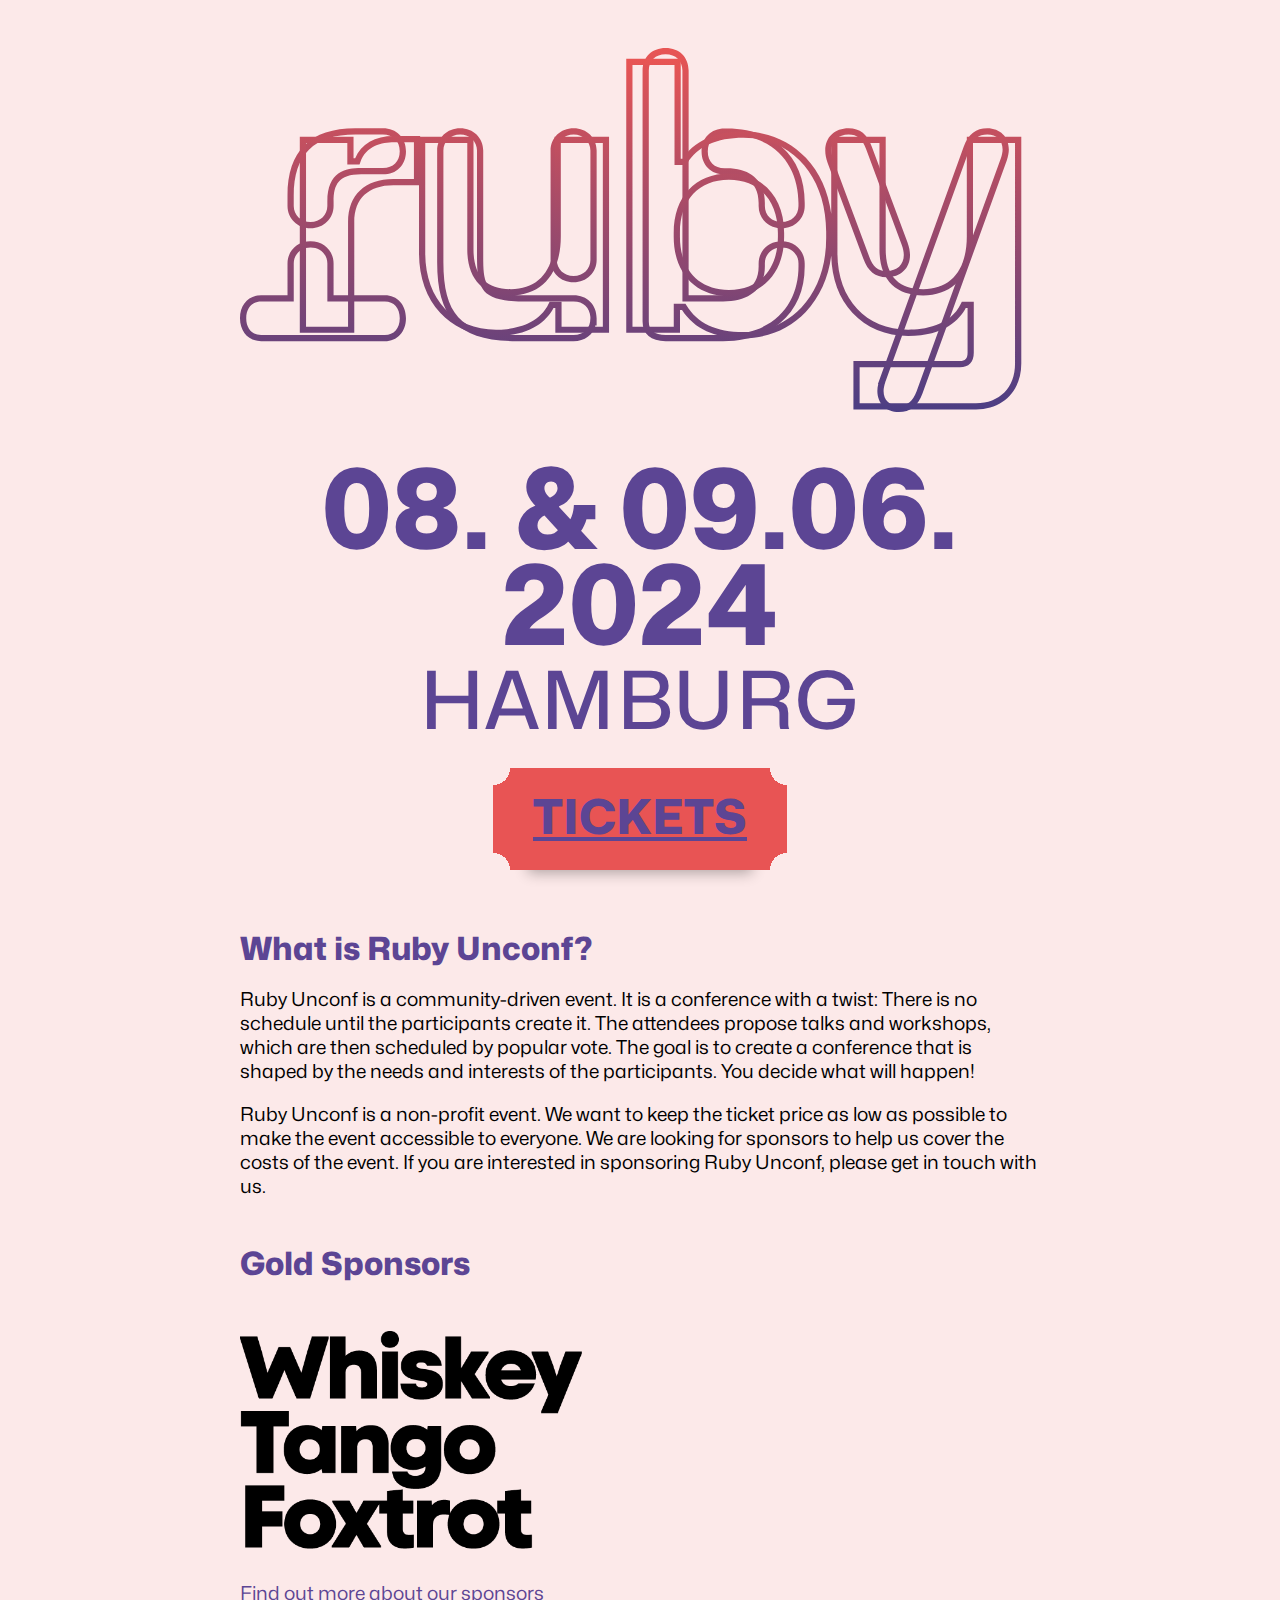
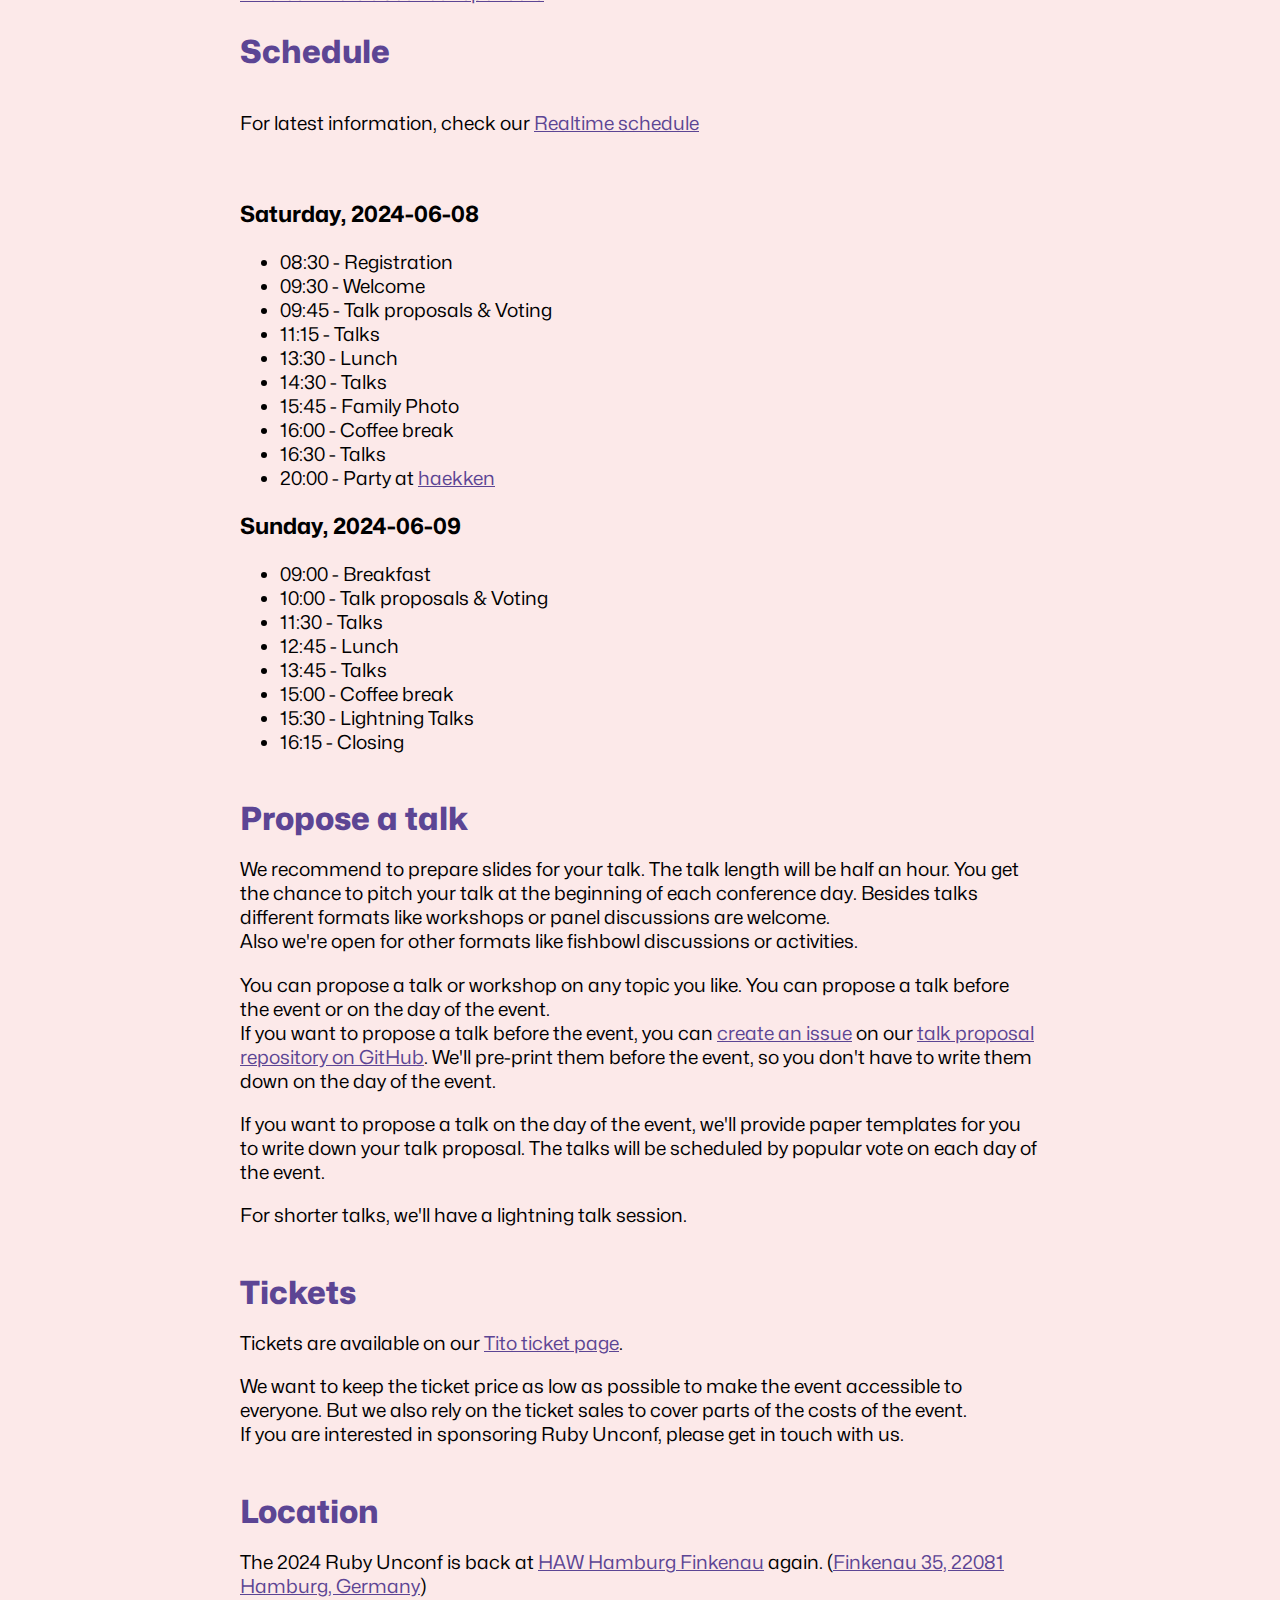
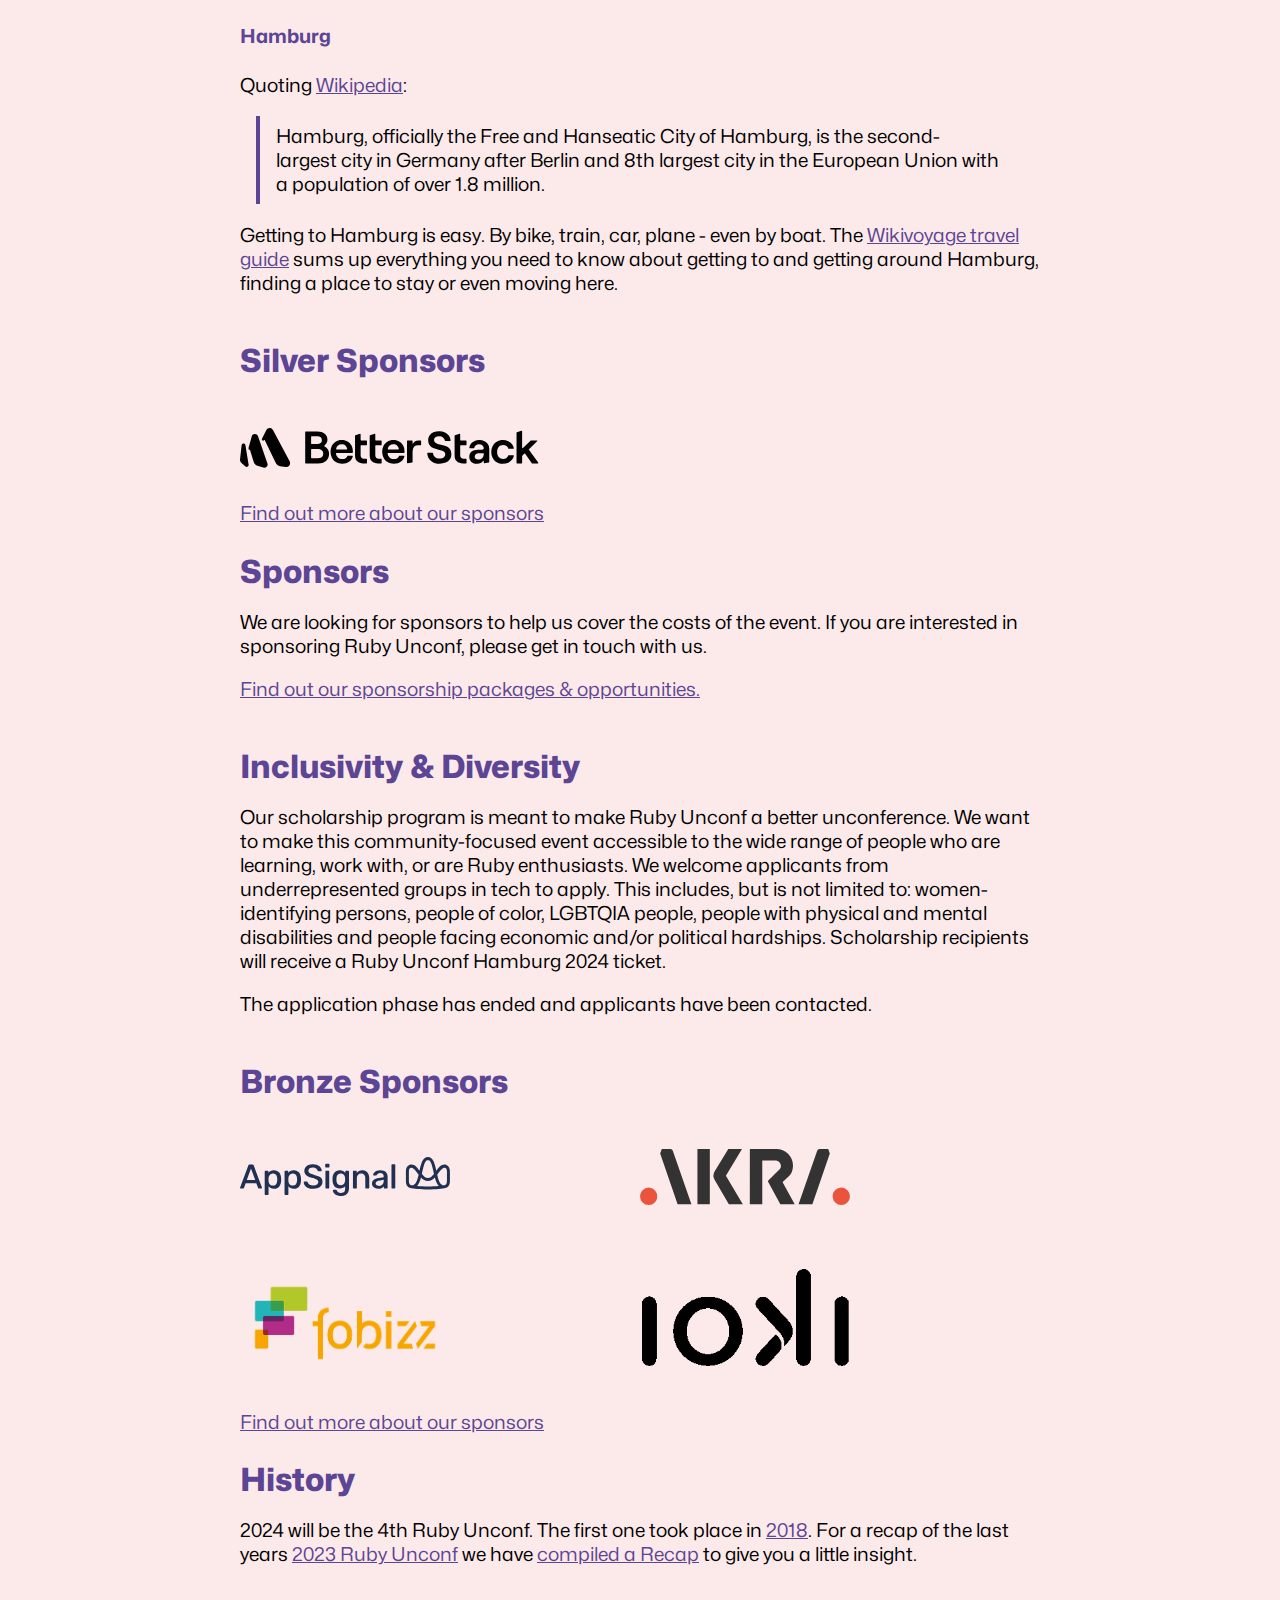
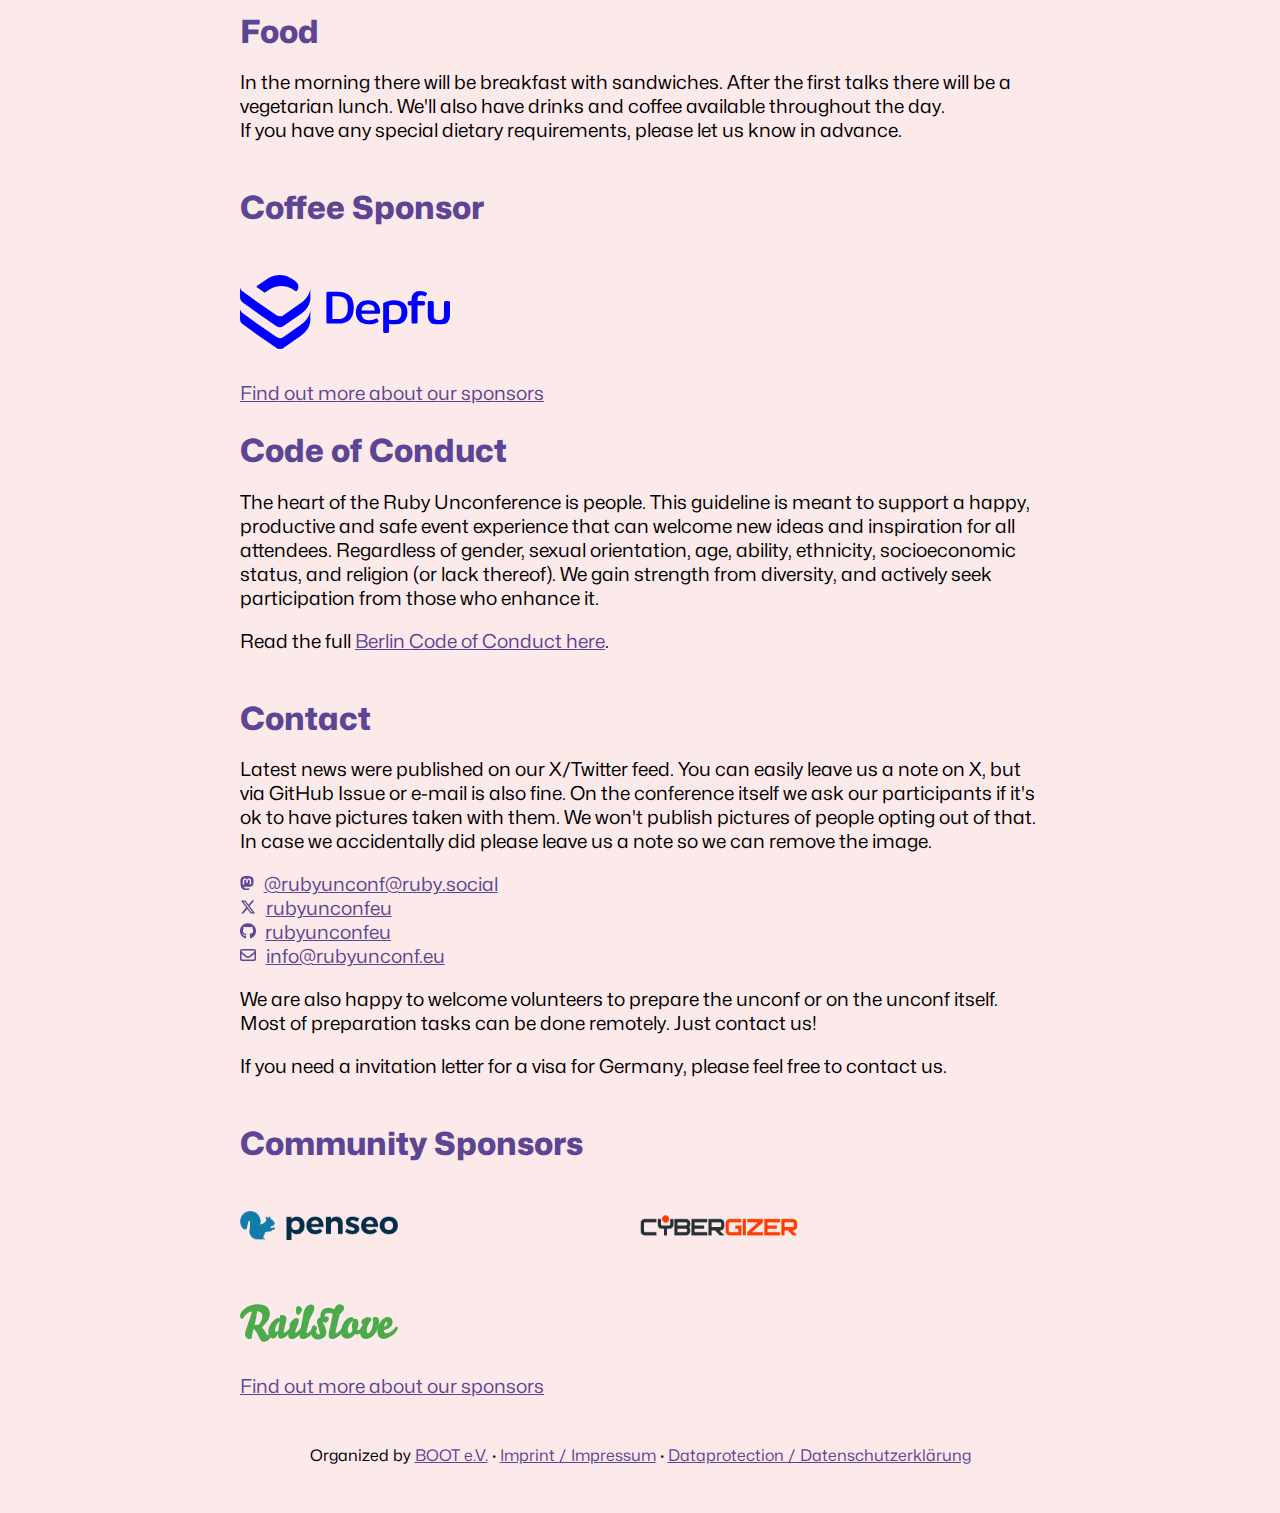
<file: index.html>
<html>
  <head>
    <meta charset="utf-8">
    <meta name="viewport" content="width=device-width, initial-scale=1.0">
    <title>Ruby Unconf 2024</title>
    <link rel="stylesheet" href="./style.css">
    <link rel="icon" href="./assets/favicon.png" type="image/png">
  </head>

  <body>
    <header>
      <img src="./assets/logo_2024.svg" alt="Ruby Unconf Logo" class="logo" />

      <div class="date">
        08. &amp; 09.06.<br />
        2024
      </div>
      <div class="city">
        HAMBURG
      </div>
      <div class="tickets">
        <a href="https://ti.to/ruby-unconf/2024">Tickets</a>
      </div>
    </header>

    <section id="about">
      <h2>What is Ruby Unconf?</h2>
      <p>
        Ruby Unconf is a community-driven event. It is a conference with a
        twist: There is no schedule until the participants create it. The
        attendees propose talks and workshops, which are then scheduled by
        popular vote. The goal is to create a conference that is shaped by the
        needs and interests of the participants. You decide what will happen!
      </p>
      <p>
        Ruby Unconf is a non-profit event. We want to keep the ticket price as
        low as possible to make the event accessible to everyone. We are
        looking for sponsors to help us cover the costs of the event. If you
        are interested in sponsoring Ruby Unconf, please get in touch with us.
      </p>
    </section>

    <section id="sponsor-gold" class="index-sponsors">
      <h2>Gold Sponsors</h2>

      <ul class="sponsor__list">
        <li>
          <a href="https://www.wtfoxtrot.de" target="_blank" class="sponsor__logo sponsor__logo__gold">
            <img src="./assets/sponsors/whiskey_tango_foxtrot.png" alt="Whiskey Tango Foxtrot company logo">
          </a>
        </li>
      </ul>

      <div class="sponsor__text">
        <a href="sponsors.html#sponsor-gold">Find out more about our sponsors</a>
      </div>
    </section>

    <section id="schedule">
      <h2>Schedule</h2>
      <br />
      For latest information, check our <a href = "https://docs.google.com/spreadsheets/d/1oecmEFCue9jNs4PuLBrs99WMLrifxzTHrT_wVJTJ3mE/edit?usp=sharing">Realtime schedule</a>
      <p>
       <br />
        <h3>Saturday, 2024-06-08</h3>

        <ul>
          <li>08:30 - Registration</li>
          <li>09:30 - Welcome</li>
          <li>09:45 - Talk proposals &amp; Voting</li>
          <li>11:15 - Talks</li>
          <li>13:30 - Lunch</li>
          <li>14:30 - Talks</li>
          <li>15:45 - Family Photo</li>
          <li>16:00 - Coffee break</li>
          <li>16:30 - Talks</li>

          <li>20:00 - Party at <a href="https://www.haekken.de//">haekken</a></li>
        </ul>

        <h3>Sunday, 2024-06-09</h3>

        <ul>
          <li>09:00 - Breakfast</li>
          <li>10:00 - Talk proposals &amp; Voting</li>
          <li>11:30 - Talks</li>
          <li>12:45 - Lunch</li>
          <li>13:45 - Talks</li>
          <li>15:00 - Coffee break</li>
          <li>15:30 - Lightning Talks</li>
          <li>16:15 - Closing</li>
        </ul>
      </p>
    </section>


    <section id="talk">
      <h2>Propose a talk</h2>
      <p>
        We recommend to prepare slides for your talk. The talk length will be
        half an hour. You get the chance to pitch your talk at the beginning
        of each conference day. Besides talks different formats like workshops
        or panel discussions are welcome.<br />
        Also we're open for other formats like fishbowl discussions or activities.
      </p>
      <p>
        You can propose a talk or workshop on any topic you like.
        You can propose a talk before the event or on the day of the event.<br />
        If you want to propose a talk before the event, you can
        <a href="https://github.com/rubyunconfeu/2024-talk-proposals/issues/new?assignees=&labels=talk+request&projects=&template=talk-request.md&title=">create an issue</a>
        on our <a href="https://github.com/rubyunconfeu/2024-talk-proposals">talk proposal
        repository on GitHub</a>. We'll pre-print them before the event, so you don't
        have to write them down on the day of the event.
      </p>
      <p>
        If you want to propose a talk on the day of the event, we'll provide
        paper templates for you to write down your talk proposal.
        The talks will be scheduled by popular vote on each day of the event.
      </p>
      <p>
        For shorter talks, we'll have a lightning talk session.
      </p>
    </section>

    <section id="tickets">
      <h2>Tickets</h2>
      <p>
        Tickets are available on our <a href="https://ti.to/ruby-unconf/2024">Tito ticket page</a>.
      </p>
      <p>
        We want to keep the ticket price as low as possible to make the event accessible to everyone. But we also rely
        on the ticket sales to cover parts of the costs of the event.<br />
        If you are interested in sponsoring Ruby Unconf, please get in touch with us.
      </p>
    </section>

    <section id="location">
      <h2>Location</h2>
      <p>
        The 2024 Ruby Unconf is back at 
        <a href="https://www.haw-hamburg.de/" target="_blank">HAW Hamburg Finkenau</a> again.
        (<a href="https://www.openstreetmap.org/directions?from=&amp;to=53.56922%2C10.03495#map=19/53.56909/10.03470" target="_blank">Finkenau 35, 22081 Hamburg, Germany</a>)
      </p>
      <p>
        <h4>Hamburg</h4>

        Quoting <a href="https://en.wikipedia.org/wiki/Hamburg">Wikipedia</a>:

        <blockquote>
          Hamburg, officially the Free and Hanseatic City of Hamburg, is the second-largest city in Germany after Berlin
          and 8th largest city in the European Union with a population of over 1.8 million. 
        </blockquote>

        Getting to Hamburg is easy. By bike, train, car, plane - even by boat.
        The <a href="https://en.wikivoyage.org/wiki/Hamburg">Wikivoyage travel guide</a> sums up everything you need to
        know about getting to and getting around Hamburg, finding a place to stay or even moving here.
      </p>
    </section>

    <section id="sponsor-silver" class="index-sponsors">
        <h2>Silver Sponsors</h2>

        <ul class="sponsor__list">
          <li>
            <a href="https://betterstack.com" target="_blank" class="sponsor__logo sponsor__logo__silver">
              <img src="./assets/sponsors/better-stack.svg" alt="betterstack logo">
            </a>
          </li>
        </ul>

        <div class="sponsor__text">
          <a href="sponsors.html#sponsor-silver">Find out more about our sponsors</a>
        </div>
      </section>

    <section id="sponsors">
      <h2>Sponsors</h2>
      <p>
        We are looking for sponsors to help us cover the costs of the event.
        If you are interested in sponsoring Ruby Unconf, please get in touch
        with us.
      </p>
      <p>
        <a href="https://drive.google.com/file/d/1AoZ-7Fj-KYjlKdzh19CxLO_trmeRvtu4/view">Find out our sponsorship packages & opportunities.</a>
      </p>
    </section>

    <section id="scholarship">
      <h2>Inclusivity &amp; Diversity</h2>
      <p>
        Our scholarship program is meant to make Ruby Unconf a better unconference.
        We want to make this community-focused event accessible to the wide range of
        people who are learning, work with, or are Ruby enthusiasts. We welcome
        applicants from underrepresented groups in tech to apply. This includes, but
        is not limited to: women-identifying persons, people of color, LGBTQIA people,
        people with physical and mental disabilities and people facing economic and/or
        political hardships. Scholarship recipients will receive a
        Ruby Unconf Hamburg 2024 ticket.
      </p>
      <p>
        The application phase has ended and applicants have been contacted.
      </p>
    </section>

    <section id="sponsor-bronze" class="index-sponsors">
        <h2>Bronze Sponsors</h2>

        <ul class="sponsor__list">
          <li>
            <a href="https://www.appsignal.com/" target="_blank" class="sponsor__logo sponsor__logo__bronze">
              <img src="./assets/sponsors/appsignal.svg" alt="appsignal logo">
            </a>
          </li>
          <li>
            <a href="https://akra.de" target="_blank" class="sponsor__logo sponsor__logo__bronze">
              <img src="./assets/sponsors/AKRA.svg" alt="AKRA logo">
            </a>
          </li>
          <li>
            <a href="https://fobizz.com" target="_blank" class="sponsor__logo sponsor__logo__bronze">
              <img src="./assets/sponsors/fobizz.webp" alt="AKRA logo">
            </a>
          </li>
          <li>
            <a href="https://ioki.com" target="_blank" class="sponsor__logo sponsor__logo__bronze">
              <img src="./assets/sponsors/ioki.png" alt="ioki logo">
            </a>
          </li>
        </ul>

        <div class="sponsor__text">
          <a href="sponsors.html#sponsor-bronze">Find out more about our sponsors</a>
        </div>
      </section>

    <section id="history">
      <h2>History</h2>
      <p>
        2024 will be the 4th Ruby Unconf.
        The first one took place in <a href="https://2018.rubyunconf.eu/">2018</a>.
        For a recap of the last years <a href="https://2023.rubyunconf.eu/">2023 Ruby Unconf</a>
        we have <a href="https://2023.rubyunconf.eu/recap.html">compiled a Recap</a>
        to give you a little insight. 
      </p>
    </section>

    <section id="food">
      <h2>Food</h2>
      <p>
        In the morning there will be breakfast with sandwiches. After the first talks there will be a vegetarian lunch.
        We'll also have drinks and coffee available throughout the day.<br />
        If you have any special dietary requirements, please let us know in
        advance.
      </p>
    </section>

    <section id="sponsor-coffee" class="index-sponsors">
      <h2>Coffee Sponsor</h2>

      <ul class="sponsor__list">
        <li>
          <a href="https://depfu.com" target="_blank" class="sponsor__logo sponsor__logo__coffee">
            <img src="./assets/sponsors/depfu.svg" alt="Depfu logo">
          </a>
        </li>
      </ul>

      <div class="sponsor__text">
        <a href="sponsors.html#sponsor-coffee">Find out more about our sponsors</a>
      </div>
    </section>

    <section id="codeofconduct">
      <h2>Code of Conduct</h2>
      <p>
        The heart of the Ruby Unconference is people. This guideline is meant to support a
        happy, productive and safe event experience that can welcome new ideas and inspiration
        for all attendees. Regardless of gender, sexual orientation, age, ability, ethnicity,
        socioeconomic status, and religion (or lack thereof). We gain strength from diversity,
        and actively seek participation from those who enhance it. 
      </p>
      <p>
        Read the full <a href="https://berlincodeofconduct.org/">Berlin Code of Conduct here</a>.
      </p>
    </section>

    <section id="contact">
      <h2>Contact</h2>
      <p>
        Latest news were published on our X/Twitter feed. You can easily leave us a note on X, but via GitHub Issue
        or e-mail is also fine. On the conference itself we ask our participants if it's ok to have pictures taken with
        them. We won't publish pictures of people opting out of that. In case we accidentally did please leave us a note
        so we can remove the image.
      </p>
      <p>
        <ul class="social-links">
          <li><a href="https://ruby.social/@rubyunconf"><img src="./assets/social/mastodon.svg" class="link-icon" />@rubyunconf@ruby.social</a></li>
          <li><a href="https://twitter.com/RubyUnconfEU"><img src="./assets/social/x-twitter.svg" class="link-icon" />rubyunconfeu</a></li>
          <li><a href="https://github.com/rubyunconfeu/"><img src="./assets/social/github.svg" class="link-icon" />rubyunconfeu</a></li>
          <li><a href="mailto:info@rubyunconf.eu"><img src="./assets/social/envelope.svg" class="link-icon" />info@rubyunconf.eu</a></li>
        </ul>
      </p>
      <p>
        We are also happy to welcome volunteers to prepare the unconf or on the unconf itself. Most of preparation tasks
        can be done remotely. Just contact us!
      </p>
      <p>
        If you need a invitation letter for a visa for Germany, please feel free to contact us.
      </p>
    </section>

    <section id="sponsor-community" class="index-sponsors">
        <h2>Community Sponsors</h2>

        <ul class="sponsor__list">
          <li>
            <a href="https://www.penseo.de" target="_blank" class="sponsor__logo sponsor__logo__community">
              <img src="./assets/sponsors/penseo.png" alt="Penseo logo">
            </a>
          </li>
          <li>
            <a href="https://cybergizer.com/" target="_blank" class="sponsor__logo sponsor__logo__community">
              <img src="./assets/sponsors/cybergizer.png" alt="Cybergizer logo">
            </a>
          </li>
          <li>
            <a href="https://railslove.com/" target="_blank" class="sponsor__logo sponsor__logo__community">
              <img src="./assets/sponsors/railslove.svg" alt="Railslove logo">
            </a>
          </li>
        </ul>

        <div class="sponsor__text">
          <a href="sponsors.html#sponsor-community">Find out more about our sponsors</a>
        </div>
      </section>

    <footer>
      Organized by <a href="https://www.bootev.org/">BOOT e.V.</a>
      ·
      <a href="imprint.html">Imprint / Impressum</a>
      ·
      <a href="dataprotection.html">Dataprotection / Datenschutzerklärung</a>
    </footer>
  </body>
</html>
</file>
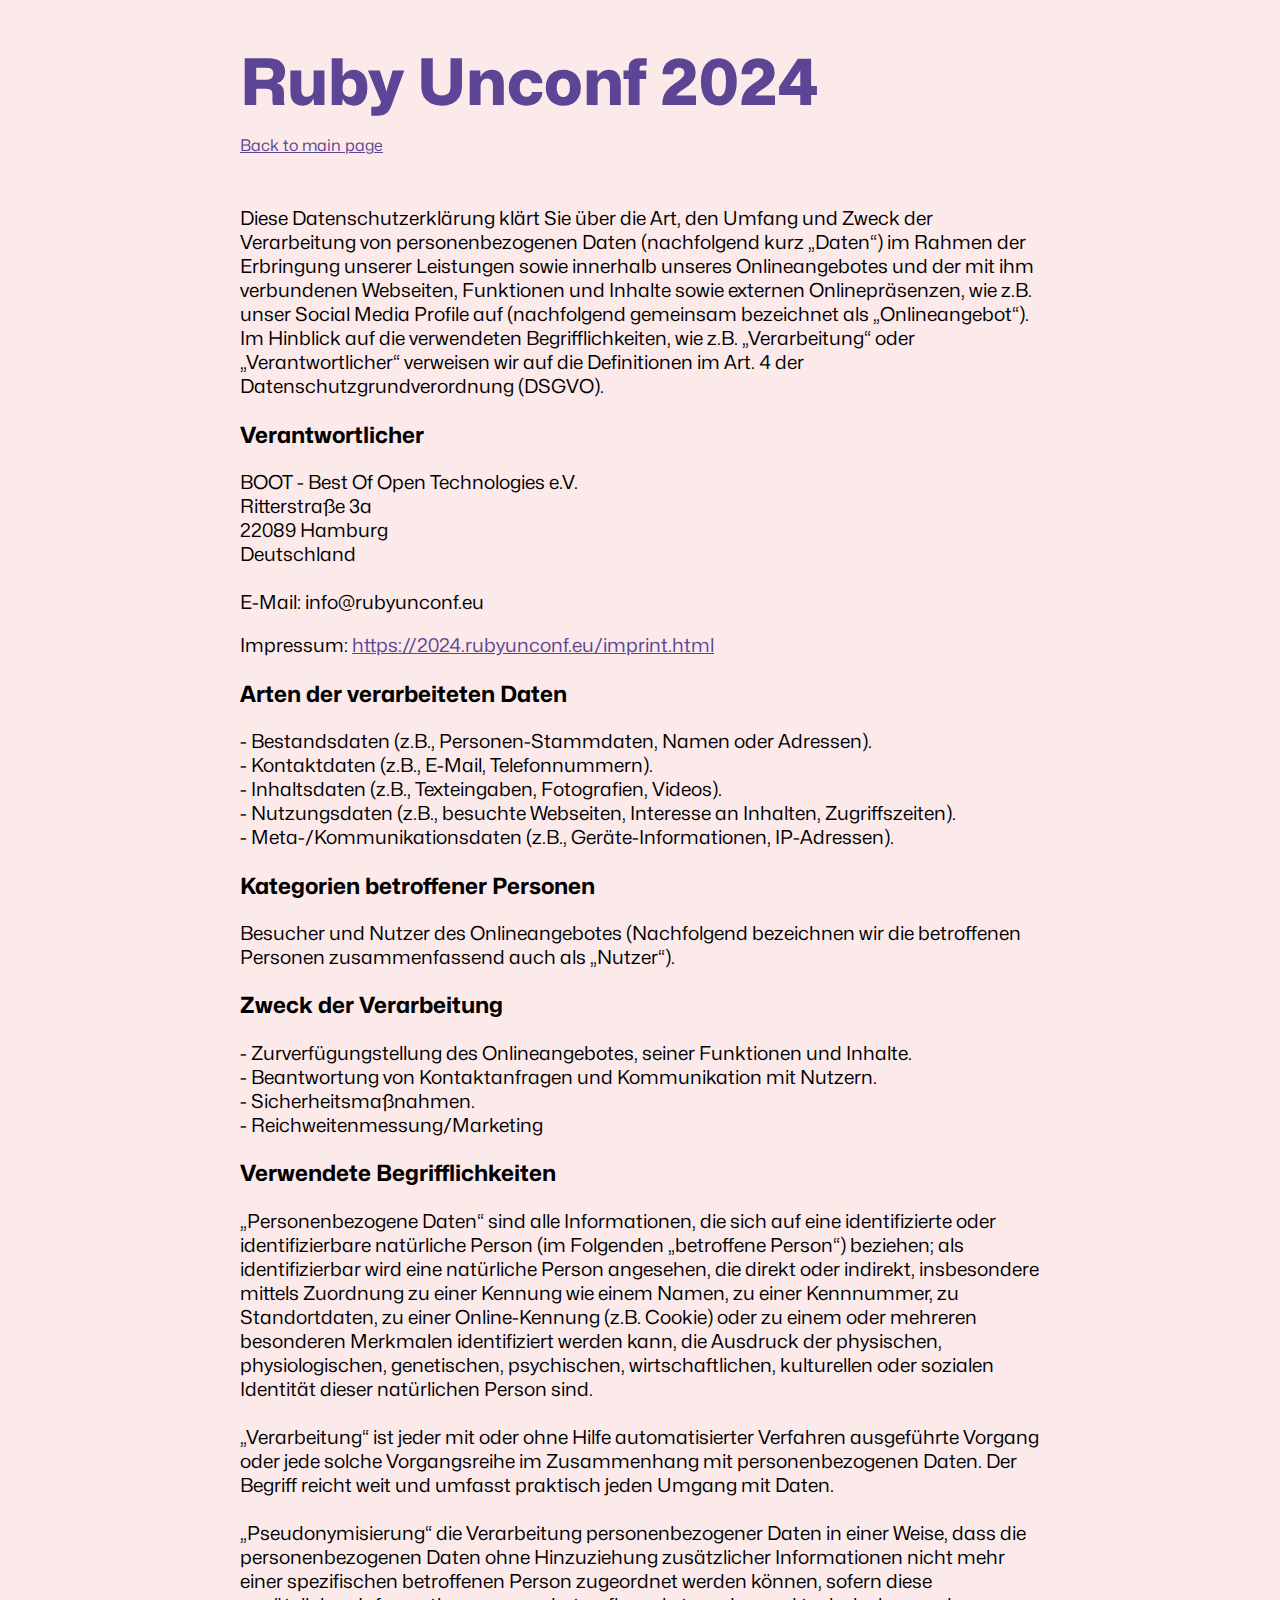
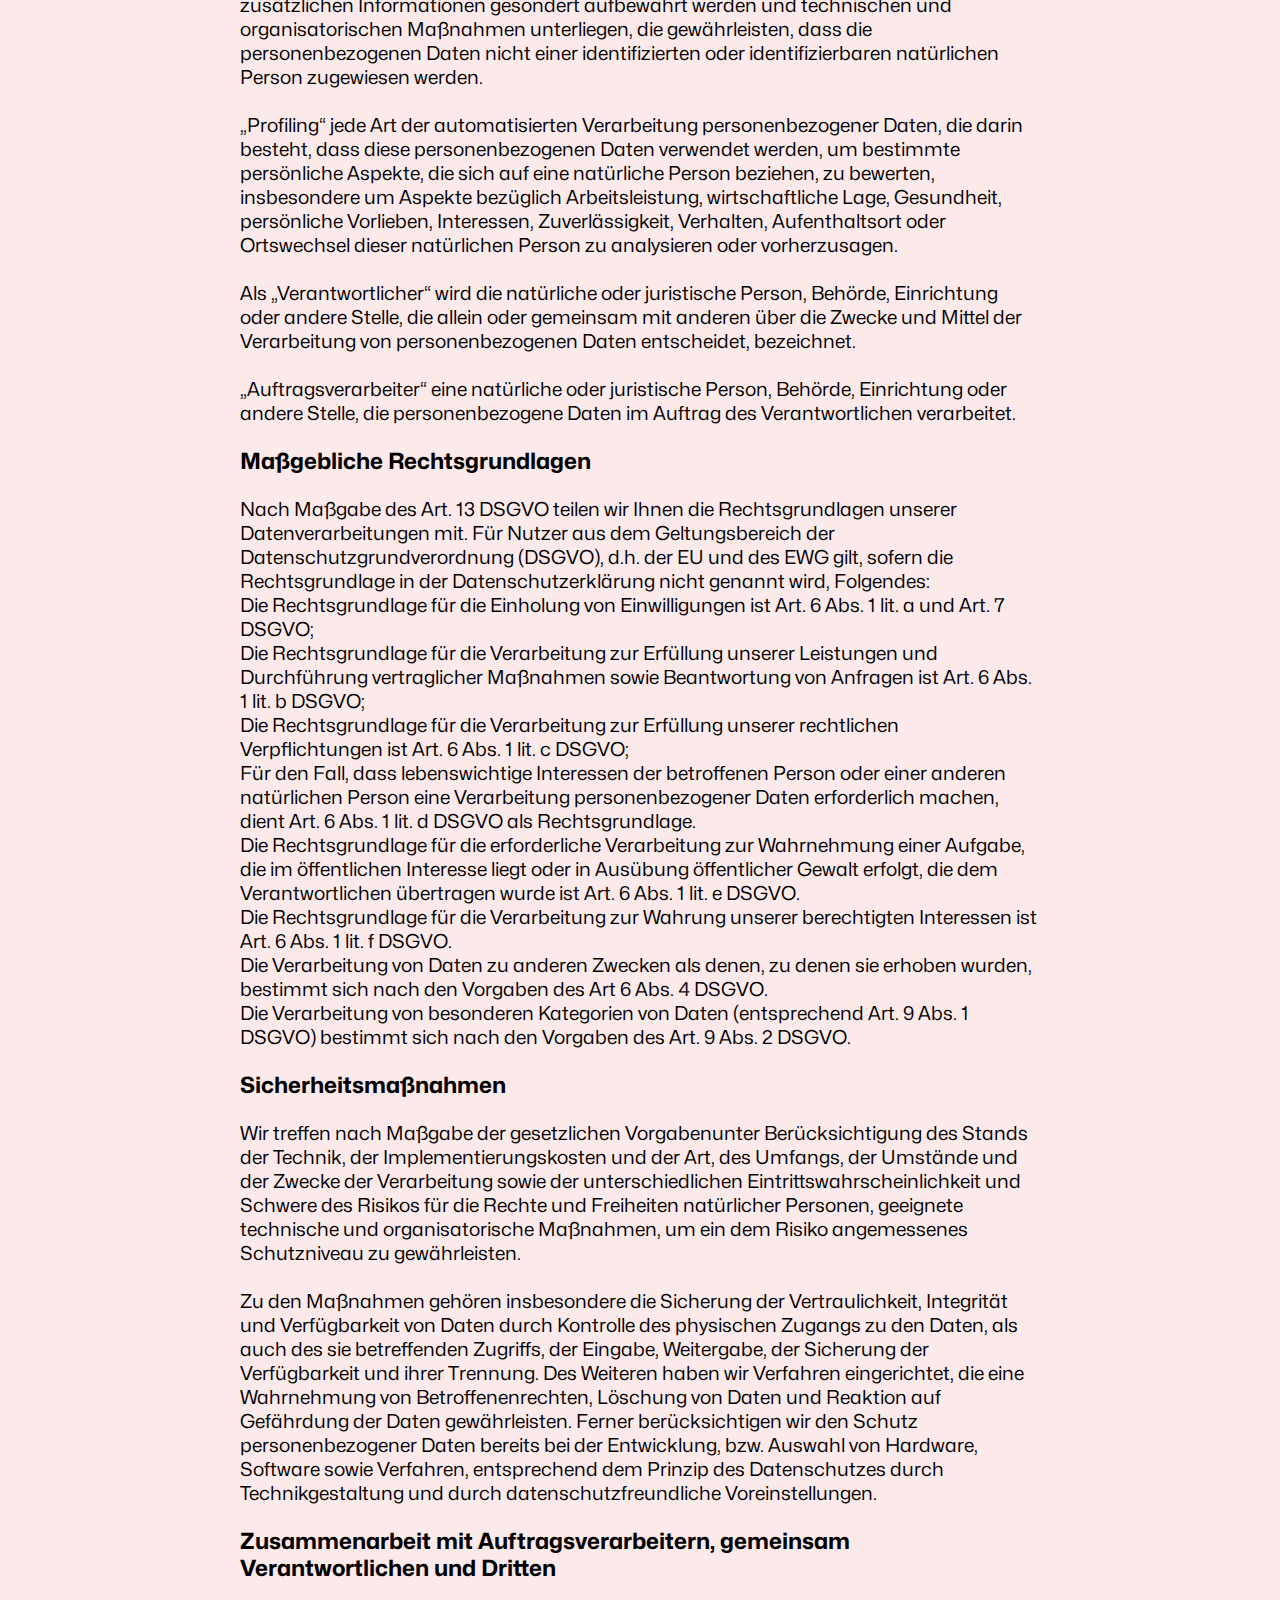
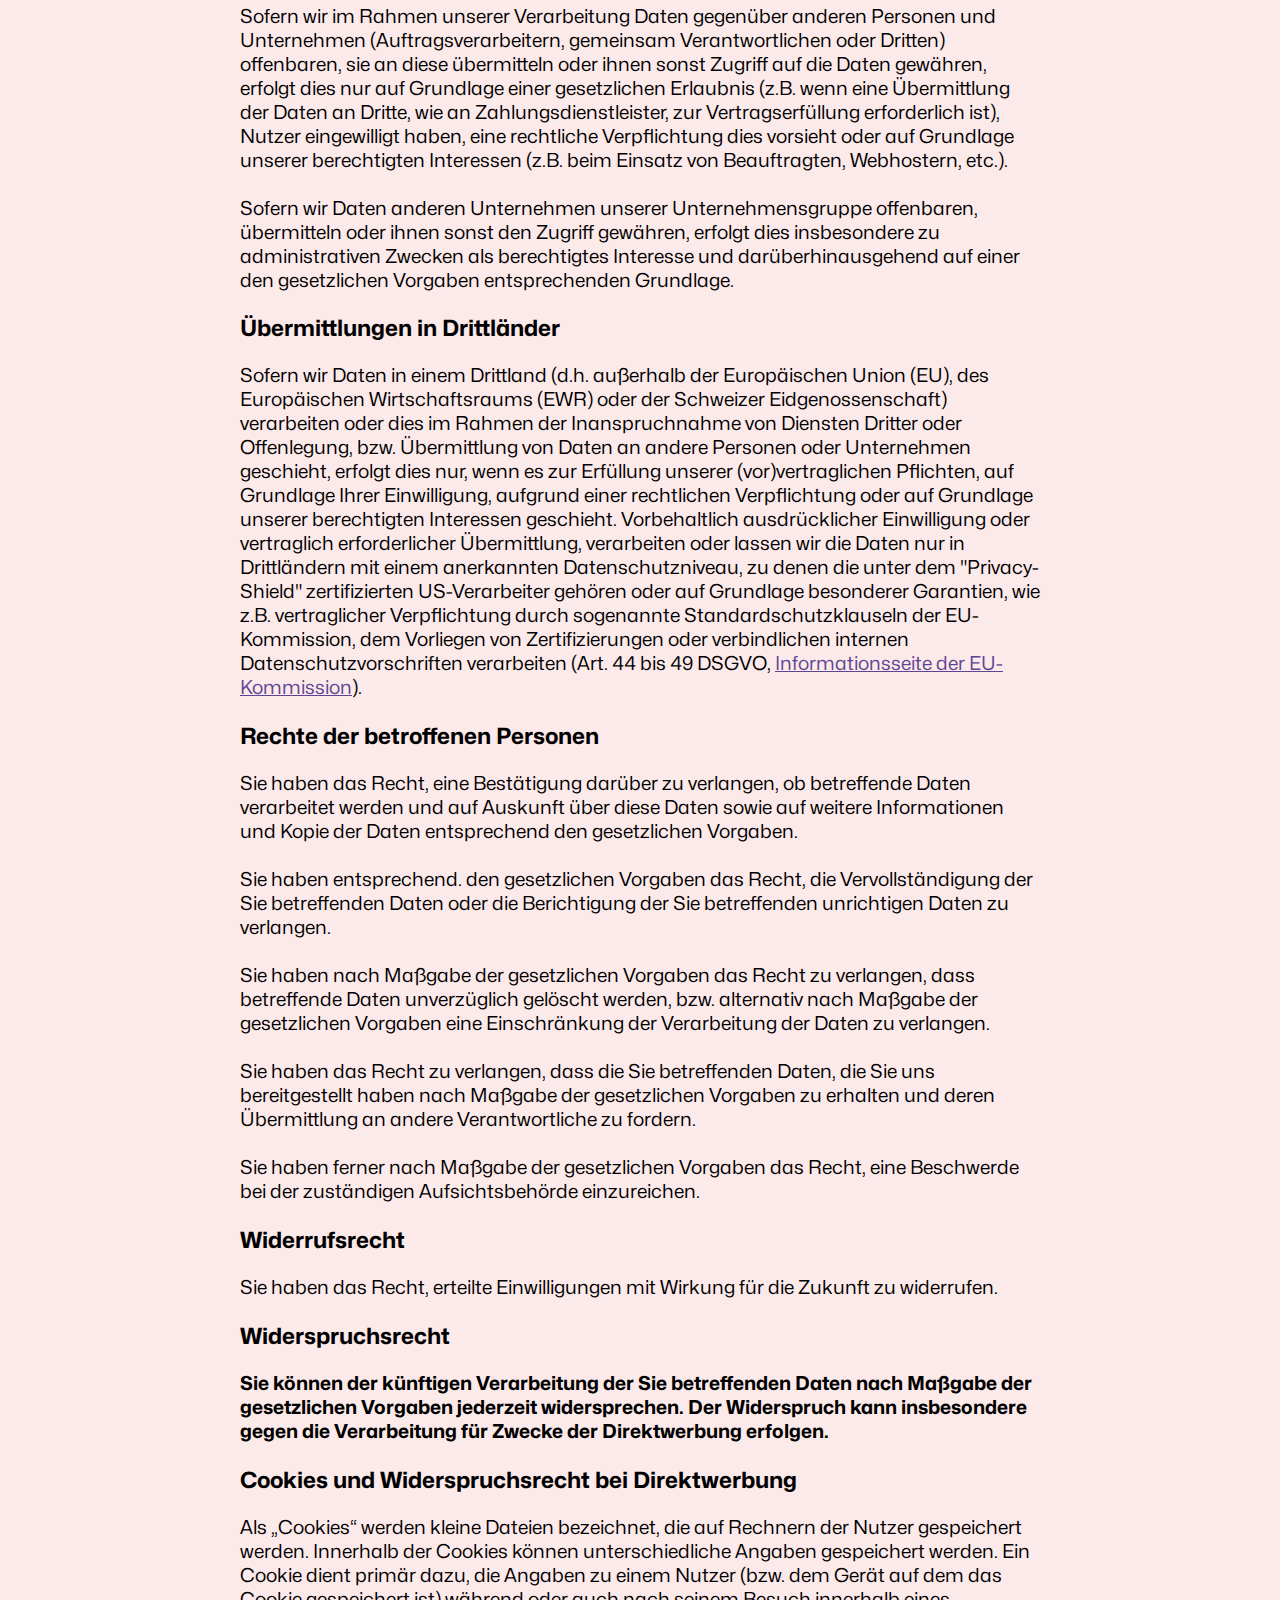
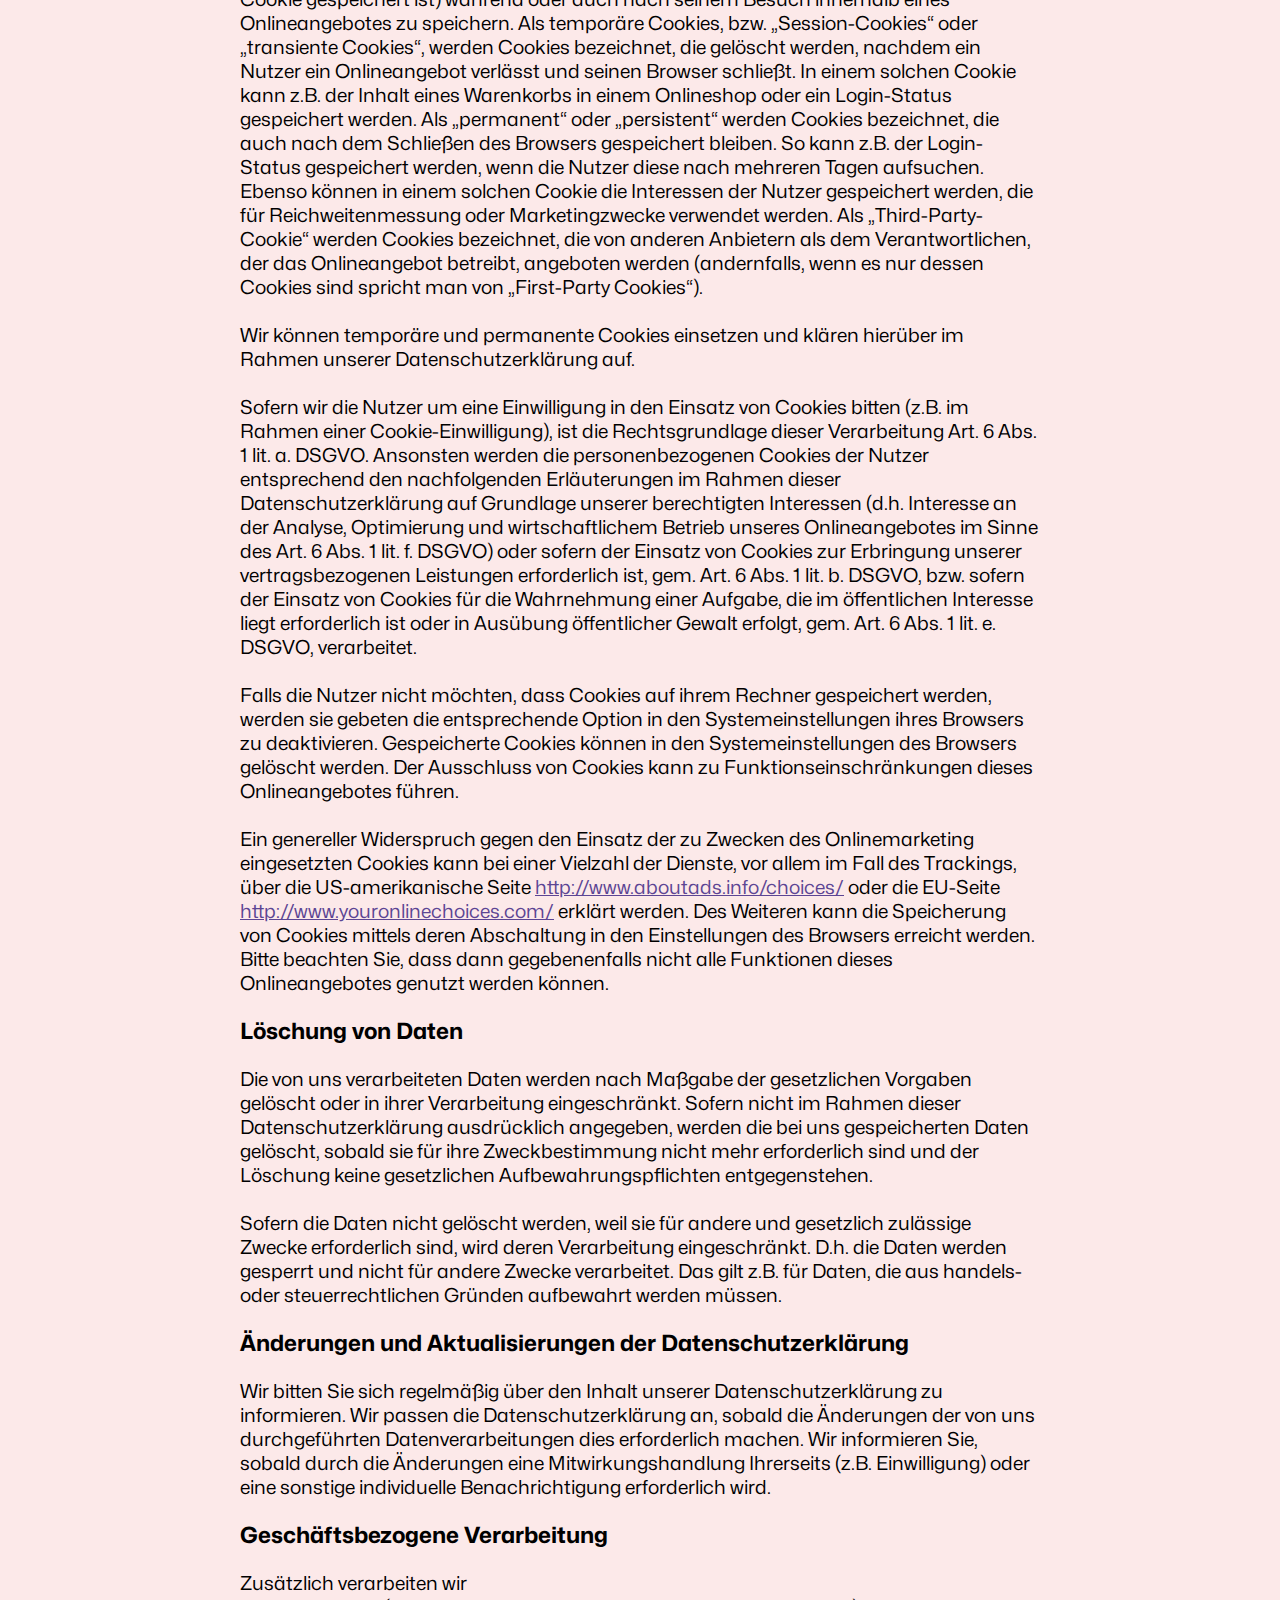
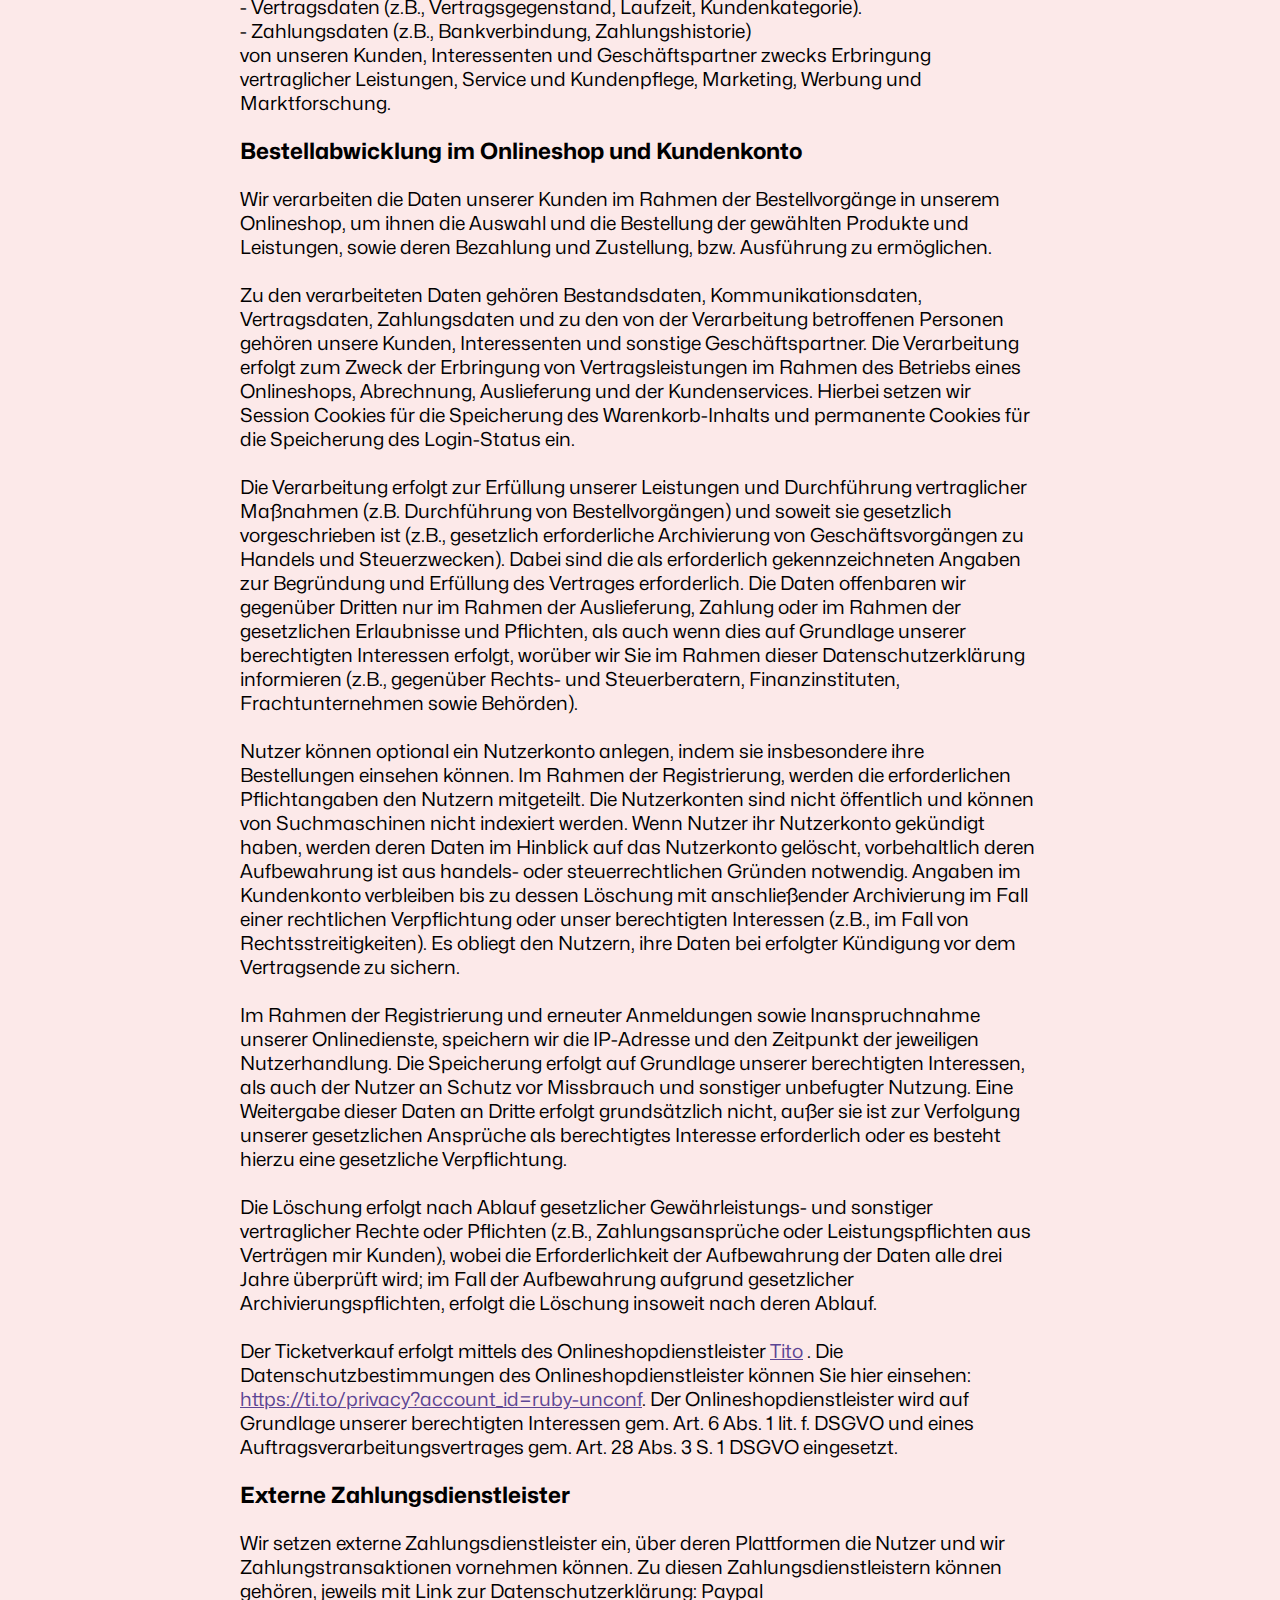
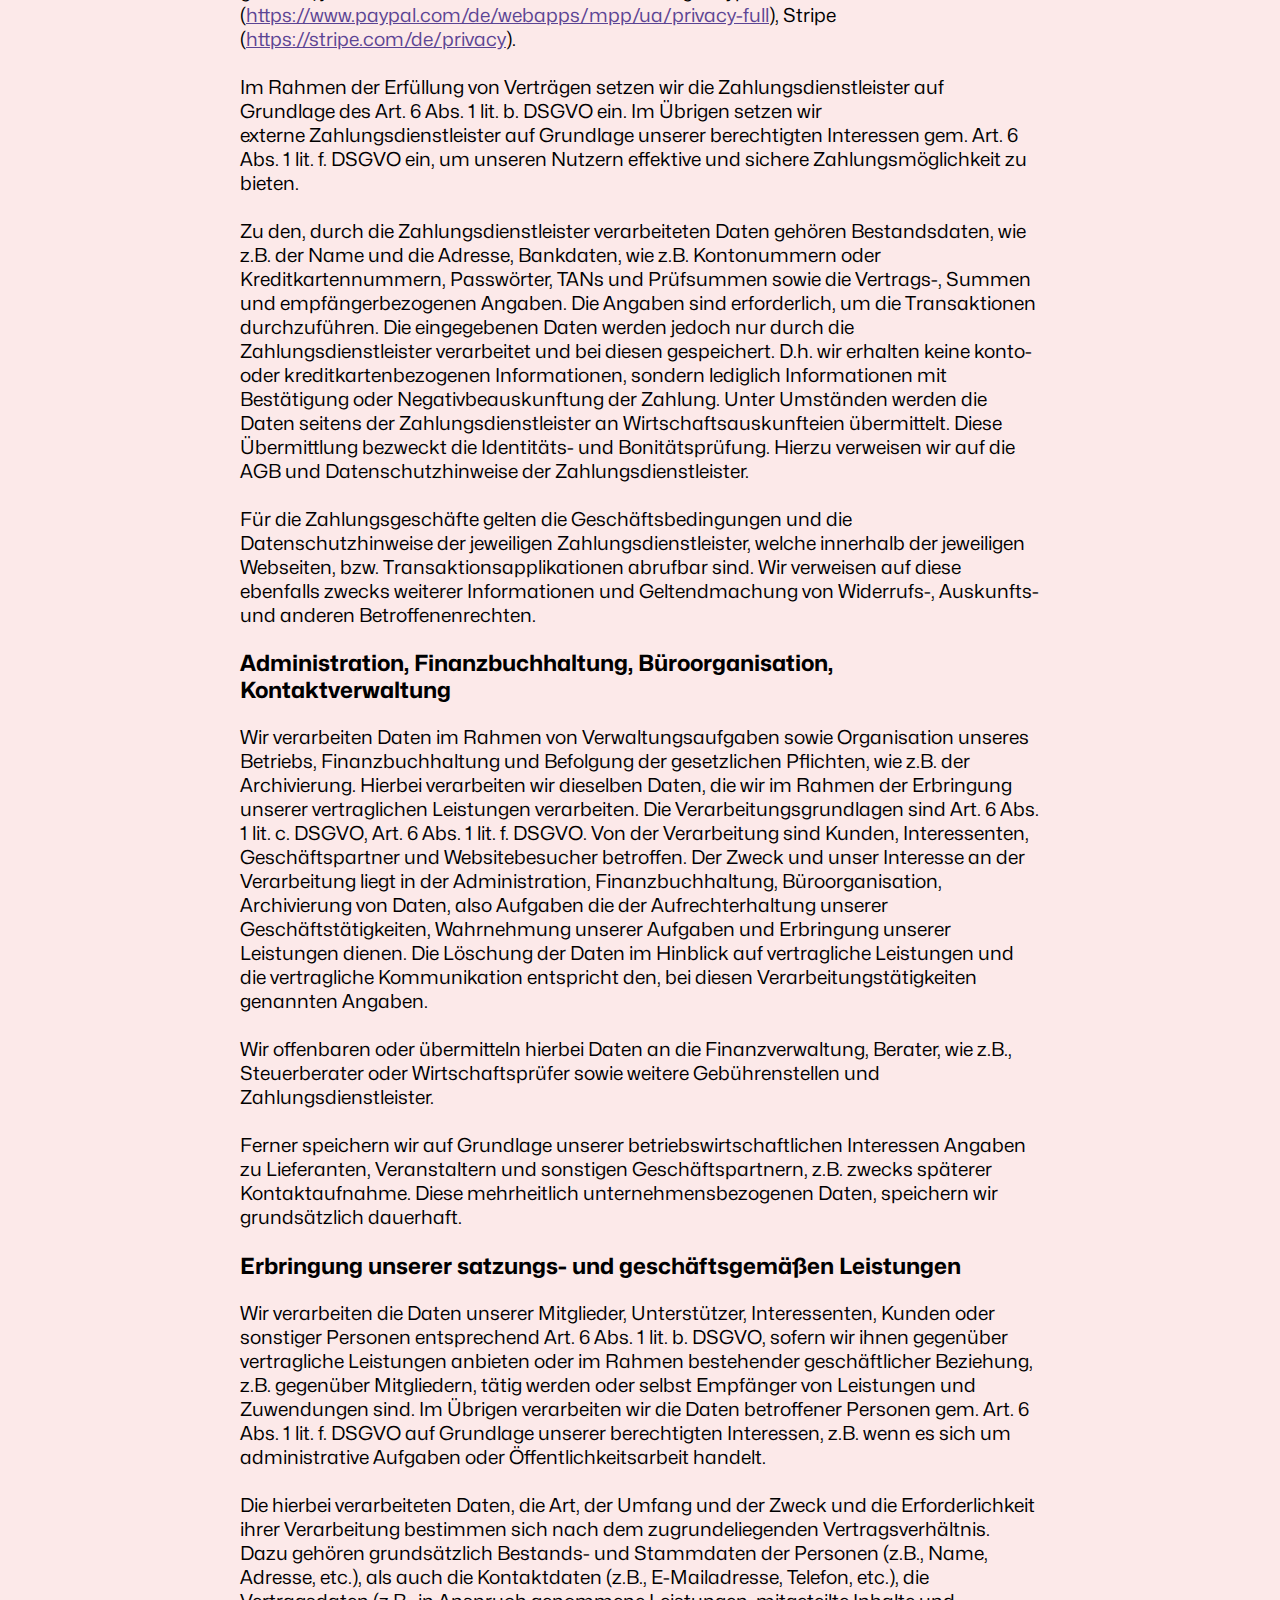
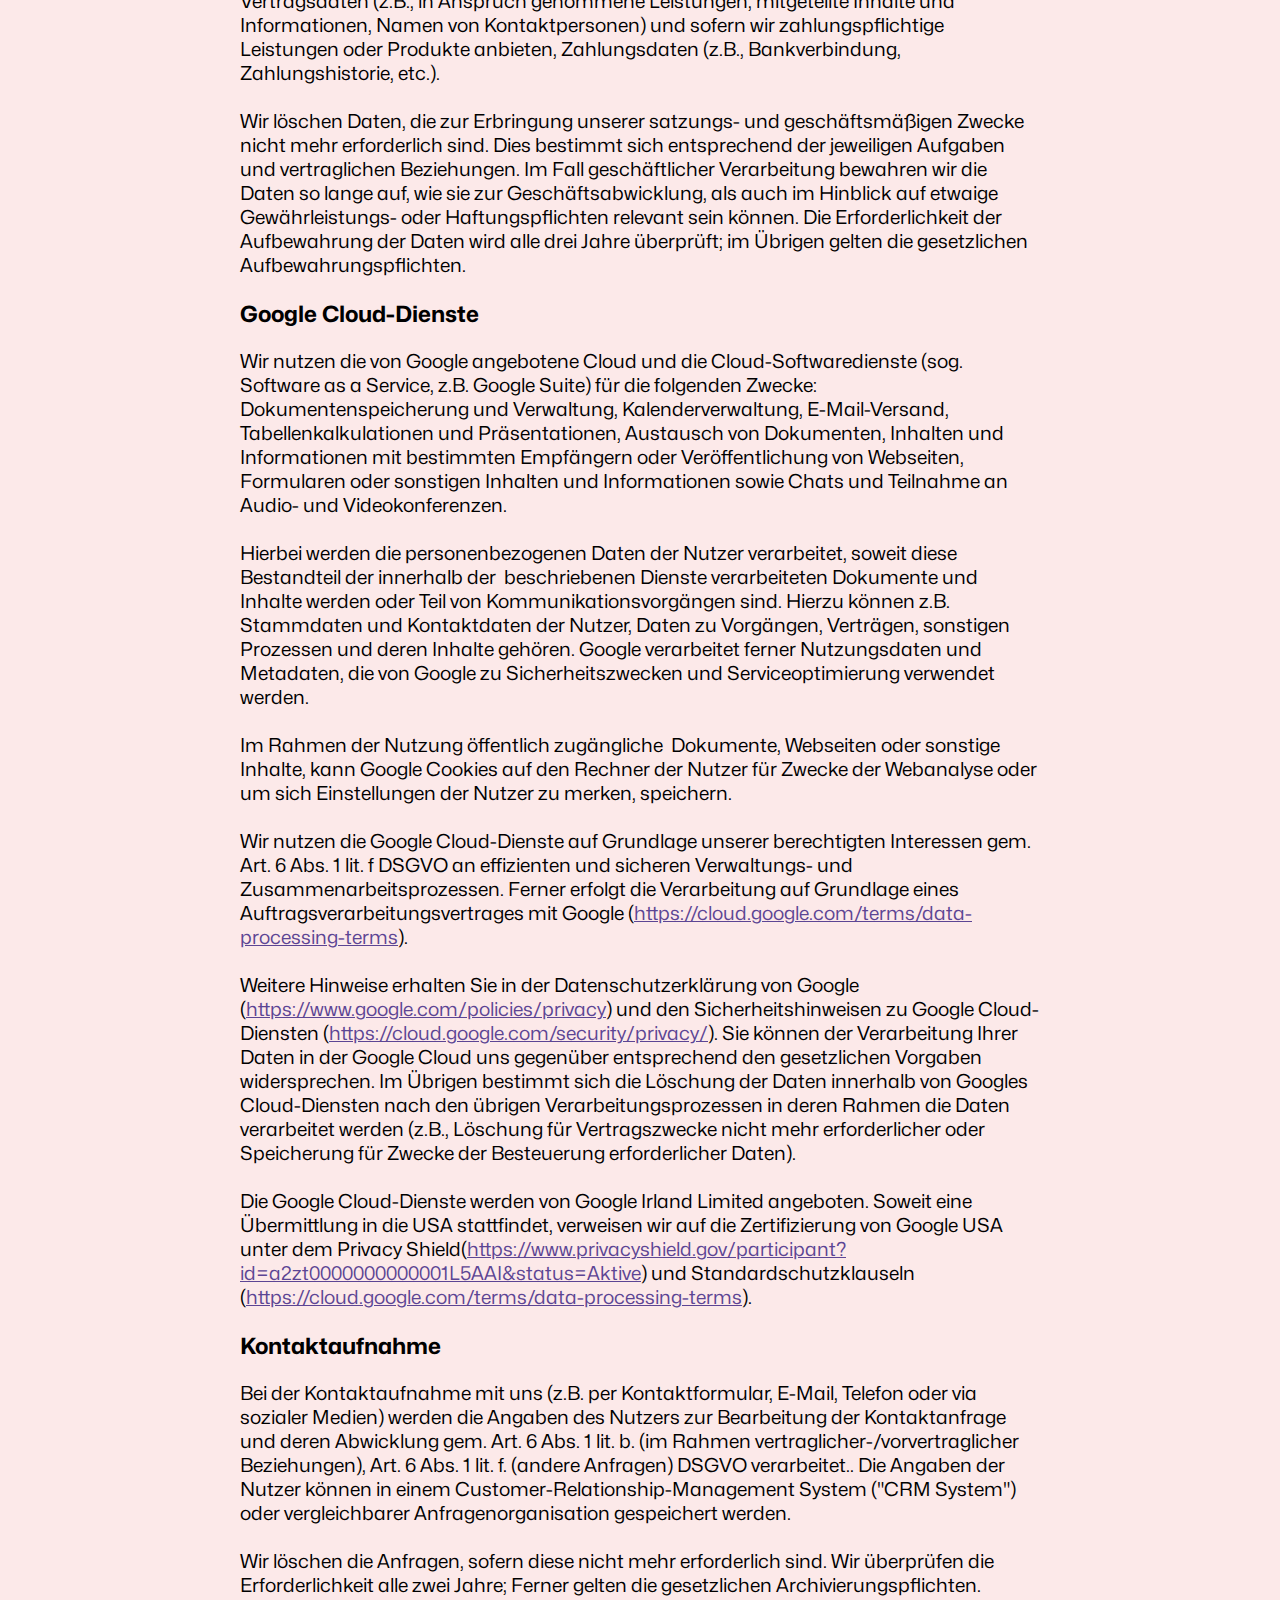
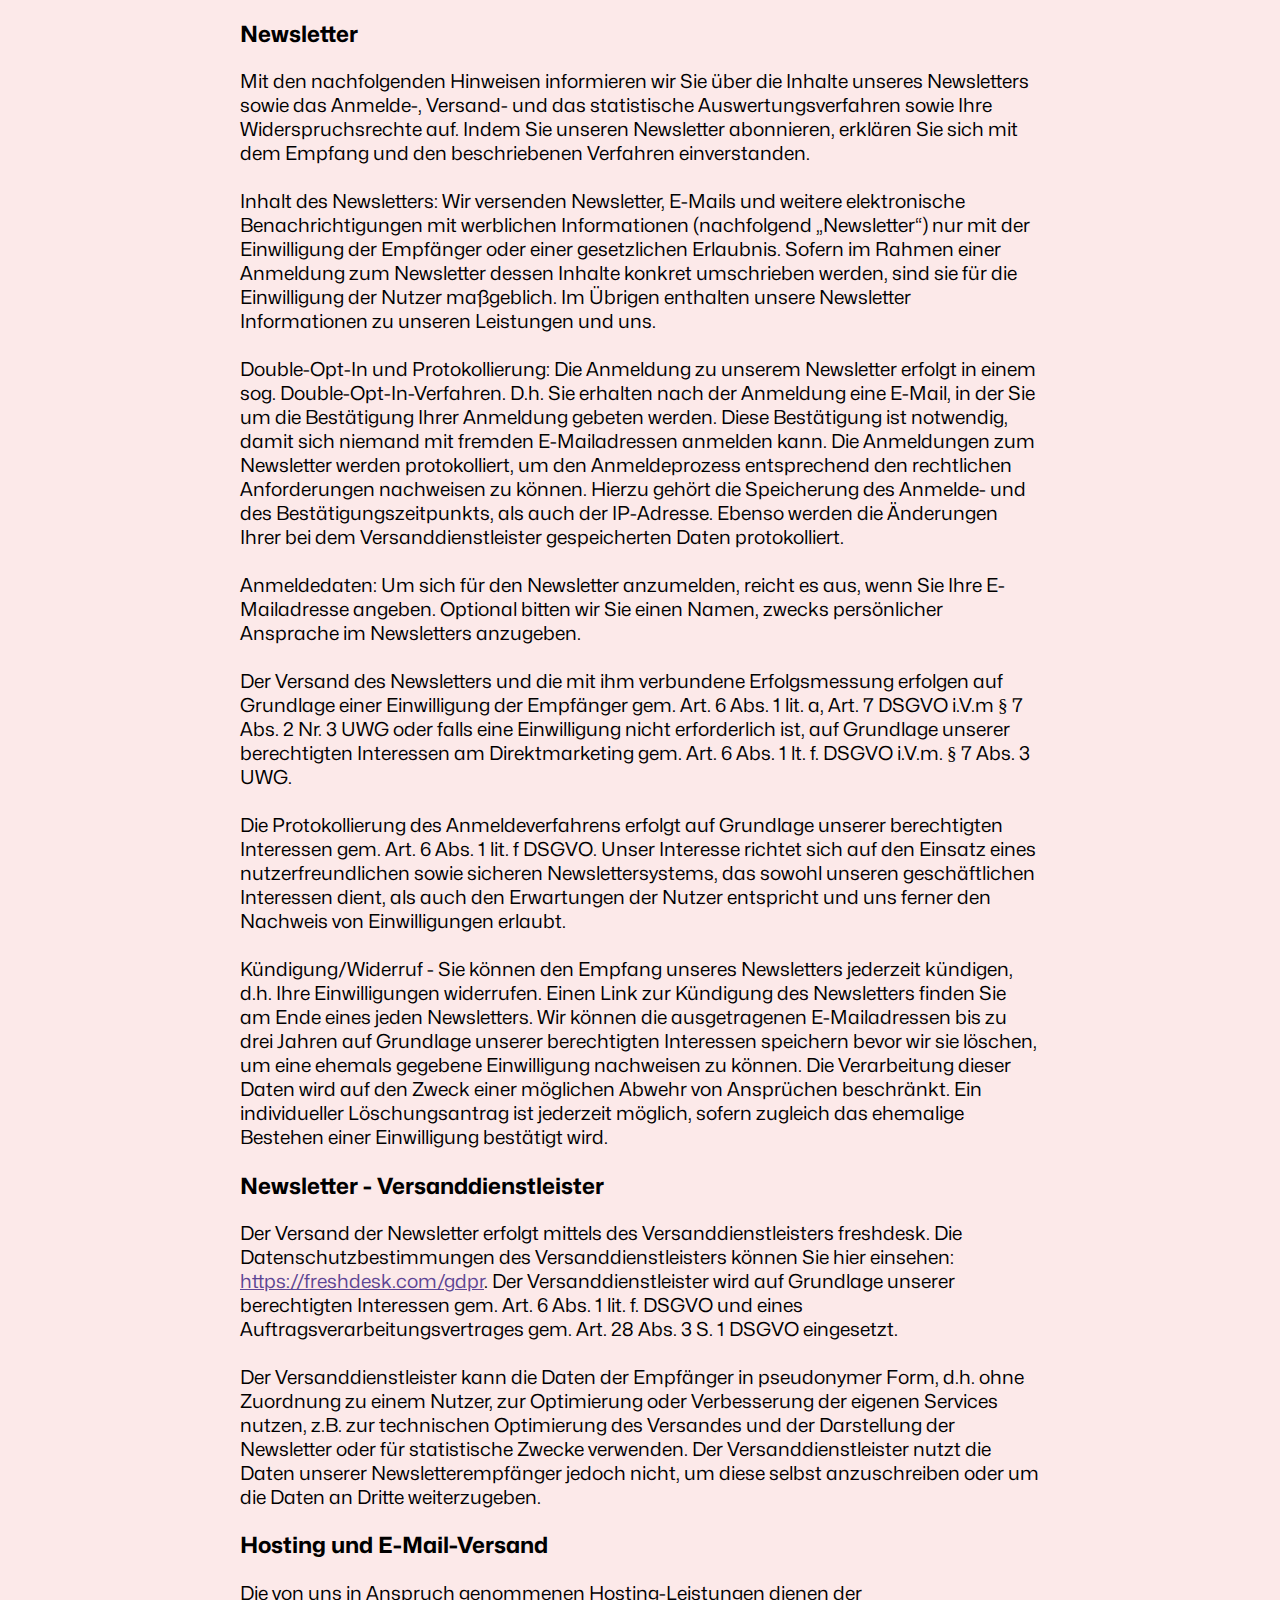
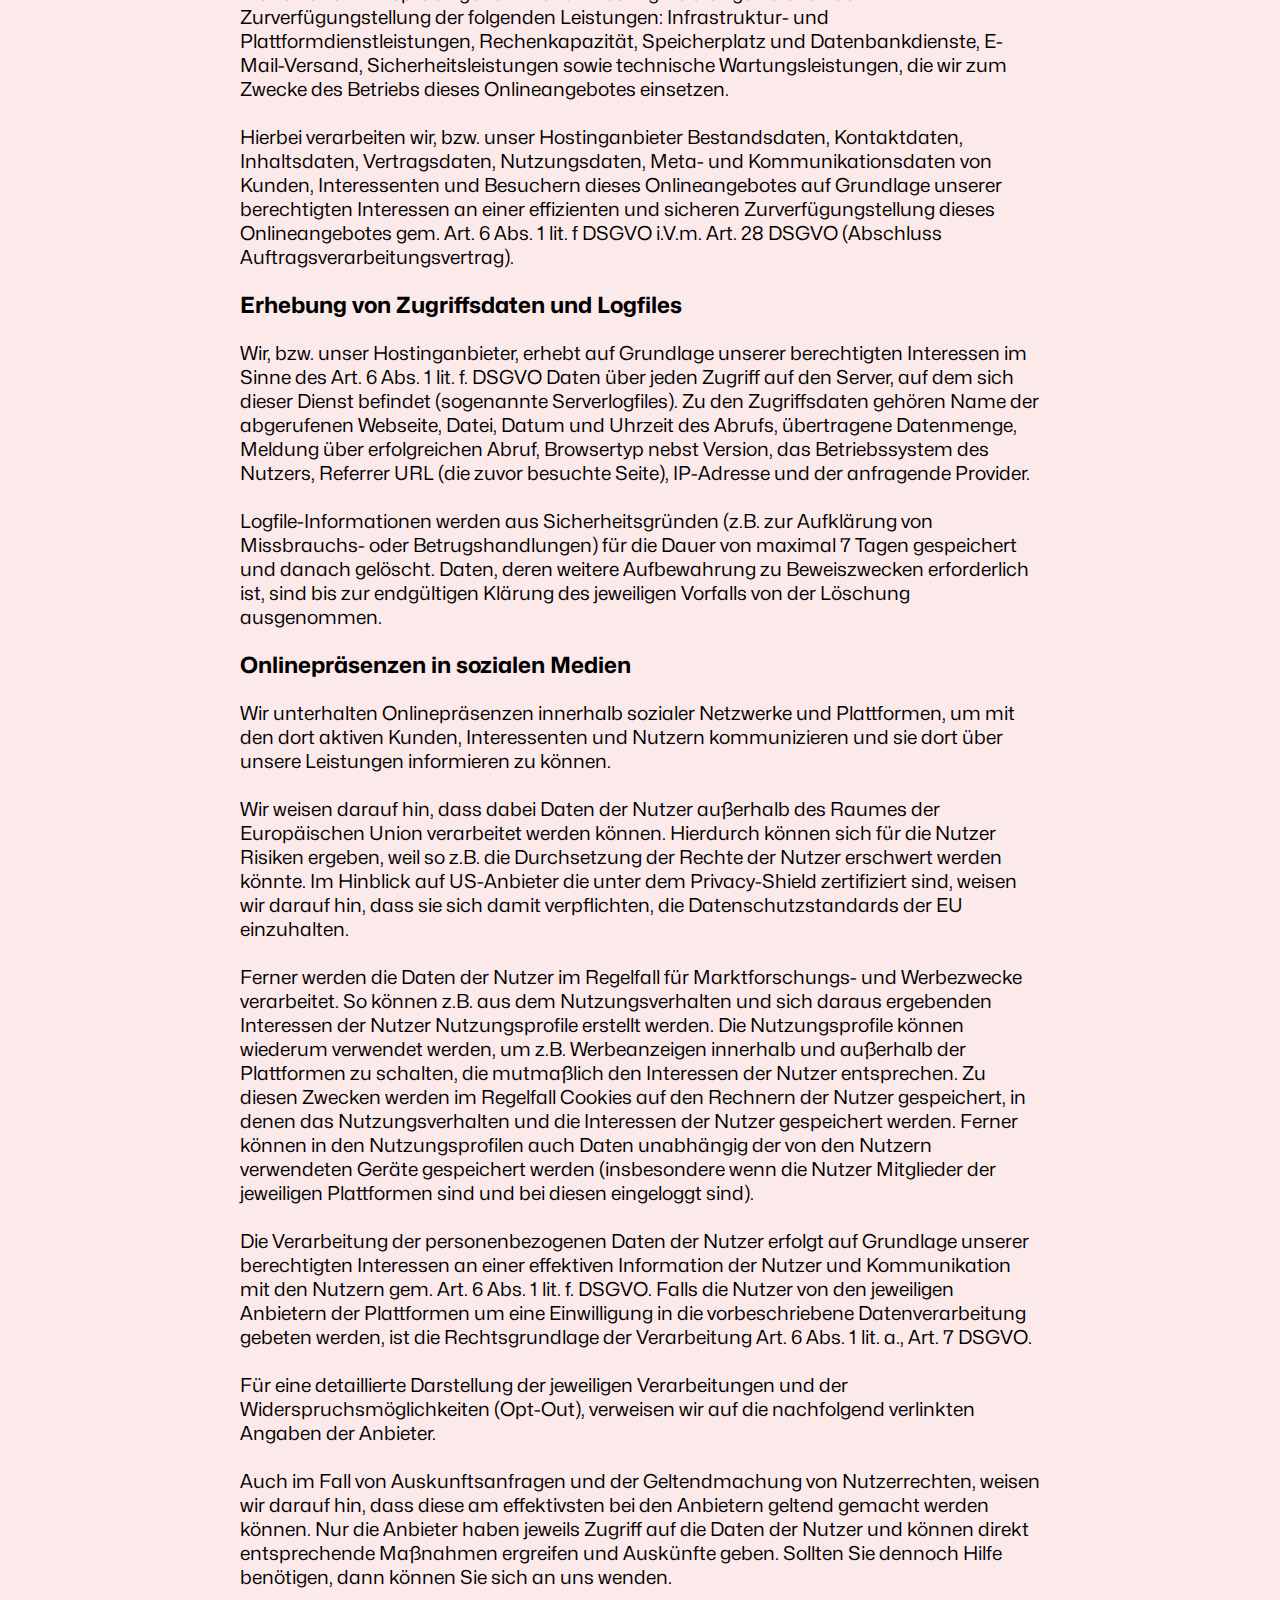
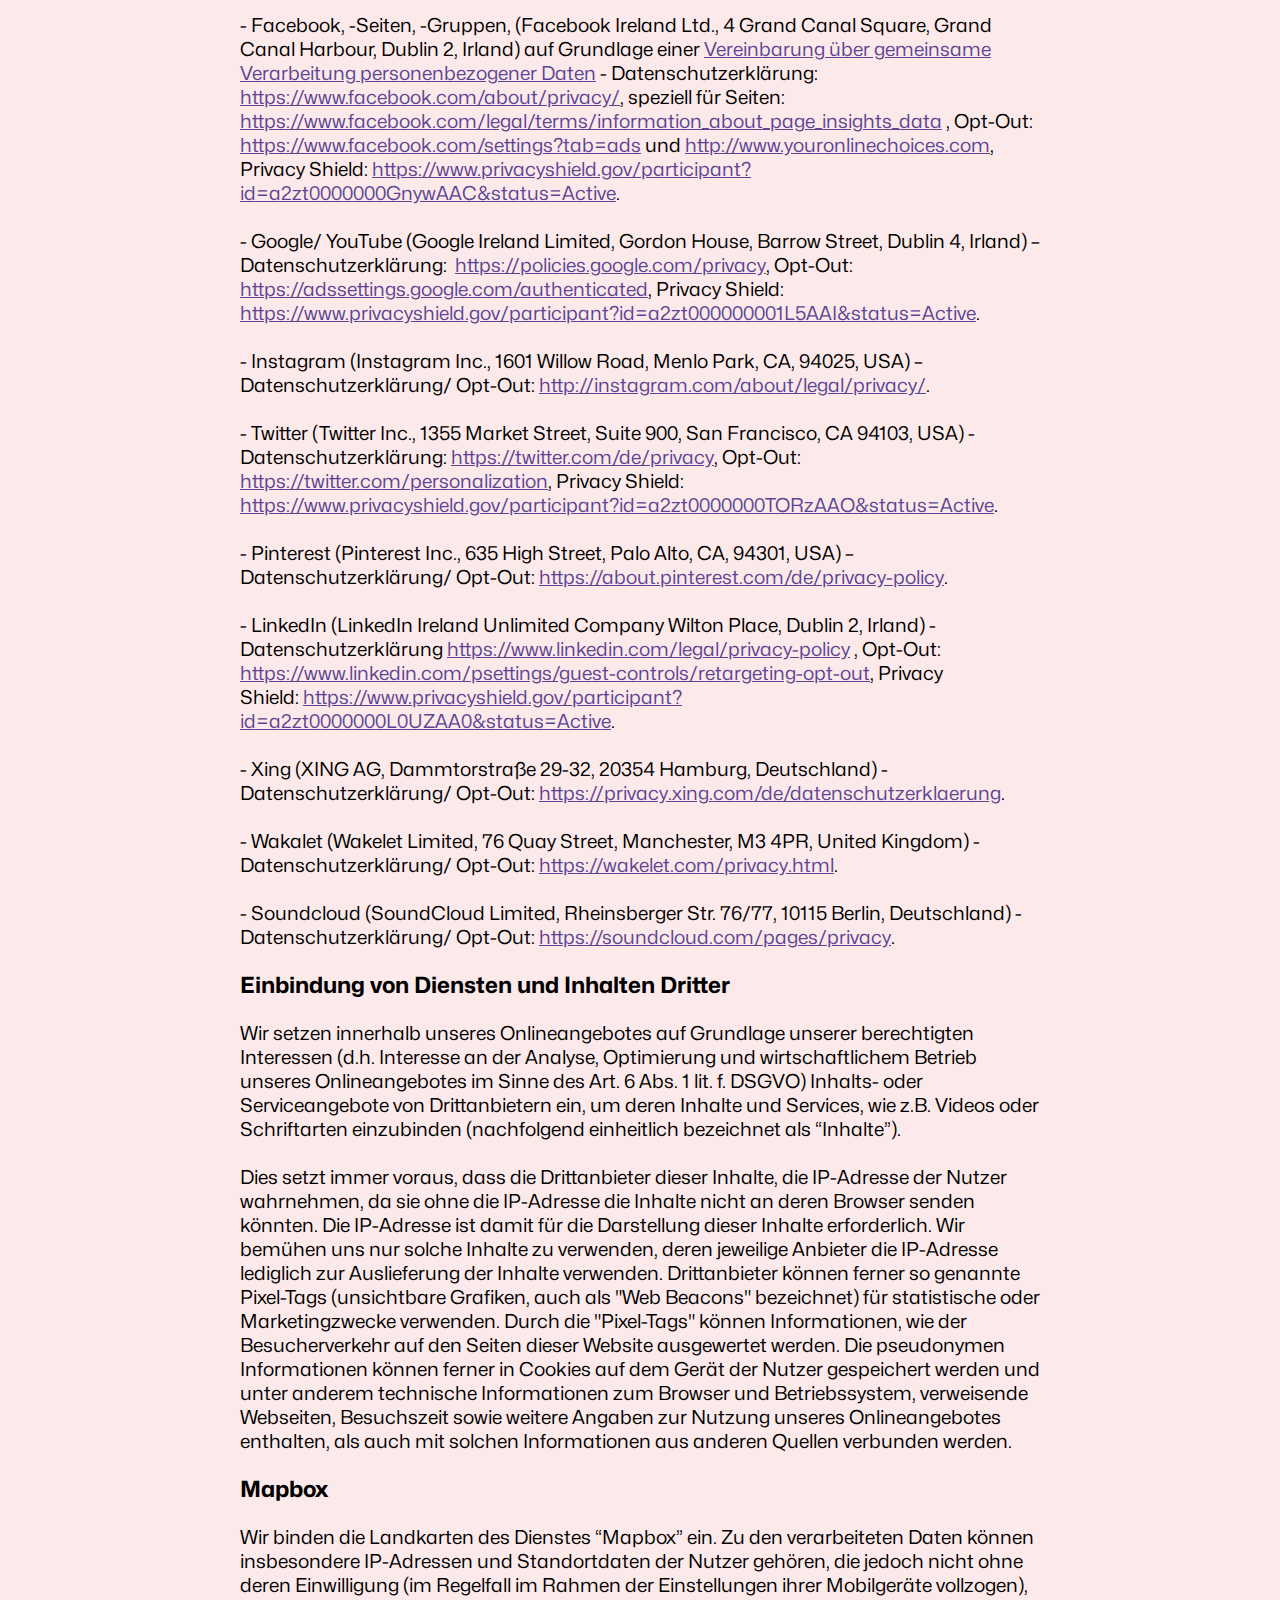
<file: dataprotection.html>
<html>
  <head>
    <meta charset="utf-8">
    <meta name="viewport" content="width=device-width, initial-scale=1.0">
    <title>Ruby Unconf 2024 · Dataprotection / Datenschutzerklärung</title>
    <link rel="stylesheet" href="./style.css">
    <link rel="icon" href="./assets/favicon.png" type="image/png">
  </head>

  <body class="no-bg">
    <header>
      <h1>Ruby Unconf 2024</h1>
      <a href="/">Back to main page</a>
    </header>

    <section>
      <p>
        Diese Datenschutzerklärung klärt Sie über die Art, den Umfang und Zweck der Verarbeitung von personenbezogenen Daten
        (nachfolgend kurz „Daten“) im Rahmen der Erbringung unserer Leistungen sowie innerhalb unseres Onlineangebotes und der
        mit ihm verbundenen Webseiten, Funktionen und Inhalte sowie externen Onlinepräsenzen, wie z.B. unser Social Media
        Profile auf (nachfolgend gemeinsam bezeichnet als „Onlineangebot“). Im Hinblick auf die verwendeten Begrifflichkeiten,
        wie z.B. „Verarbeitung“ oder „Verantwortlicher“ verweisen wir auf die Definitionen im Art. 4 der
        Datenschutzgrundverordnung (DSGVO).
      </p>

      <h3 id="user-content-dsg-general-controller">Verantwortlicher</h3>
      <p>
        BOOT - Best Of Open Technologies e.V.<br>
        Ritterstraße 3a<br>
        22089 Hamburg<br>
        Deutschland<br>
        <br>
        E-Mail: info@rubyunconf.eu
      </p>

      <p>
        Impressum:
        <a href="https://2024.rubyunconf.eu/imprint.html" rel="nofollow">https://2024.rubyunconf.eu/imprint.html</a>
      </p>

      <h3 id="user-content-dsg-general-datatype">Arten der verarbeiteten Daten</h3>

      <p>
        - Bestandsdaten (z.B., Personen-Stammdaten, Namen oder Adressen).<br>
        - Kontaktdaten (z.B., E-Mail, Telefonnummern).<br>
        - Inhaltsdaten (z.B., Texteingaben, Fotografien, Videos).<br>
        - Nutzungsdaten (z.B., besuchte Webseiten, Interesse an Inhalten, Zugriffszeiten).<br>
        - Meta-/Kommunikationsdaten (z.B., Geräte-Informationen, IP-Adressen).
      </p>

      <h3 id="user-content-dsg-general-datasubjects">Kategorien betroffener Personen</h3>

      <p>
        Besucher und Nutzer des Onlineangebotes (Nachfolgend bezeichnen wir die betroffenen Personen zusammenfassend auch als
        „Nutzer“).
      </p>

      <h3 id="user-content-dsg-general-purpose">Zweck der Verarbeitung</h3>

      <p>- Zurverfügungstellung des Onlineangebotes, seiner Funktionen und Inhalte.<br>
        - Beantwortung von Kontaktanfragen und Kommunikation mit Nutzern.<br>
        - Sicherheitsmaßnahmen.<br>
        - Reichweitenmessung/Marketing<br>
      </p>

      <h3 id="user-content-dsg-general-terms">Verwendete Begrifflichkeiten </h3>

      <p>
        „Personenbezogene Daten“ sind alle Informationen, die sich auf eine identifizierte oder identifizierbare natürliche
        Person (im Folgenden „betroffene Person“) beziehen; als identifizierbar wird eine natürliche Person angesehen, die
        direkt oder indirekt, insbesondere mittels Zuordnung zu einer Kennung wie einem Namen, zu einer Kennnummer, zu
        Standortdaten, zu einer Online-Kennung (z.B. Cookie) oder zu einem oder mehreren besonderen Merkmalen identifiziert
        werden kann, die Ausdruck der physischen, physiologischen, genetischen, psychischen, wirtschaftlichen, kulturellen
        oder sozialen Identität dieser natürlichen Person sind.<br>
        <br>
        „Verarbeitung“ ist jeder mit oder ohne Hilfe automatisierter Verfahren ausgeführte Vorgang oder jede solche
        Vorgangsreihe im Zusammenhang mit personenbezogenen Daten. Der Begriff reicht weit und umfasst praktisch jeden Umgang
        mit Daten.<br>
        <br>
        „Pseudonymisierung“ die Verarbeitung personenbezogener Daten in einer Weise, dass die personenbezogenen Daten ohne
        Hinzuziehung zusätzlicher Informationen nicht mehr einer spezifischen betroffenen Person zugeordnet werden können,
        sofern diese zusätzlichen Informationen gesondert aufbewahrt werden und technischen und organisatorischen Maßnahmen
        unterliegen, die gewährleisten, dass die personenbezogenen Daten nicht einer identifizierten oder identifizierbaren
        natürlichen Person zugewiesen werden.<br>
        <br>
        „Profiling“ jede Art der automatisierten Verarbeitung personenbezogener Daten, die darin besteht, dass diese
        personenbezogenen Daten verwendet werden, um bestimmte persönliche Aspekte, die sich auf eine natürliche Person
        beziehen, zu bewerten, insbesondere um Aspekte bezüglich Arbeitsleistung, wirtschaftliche Lage, Gesundheit,
        persönliche Vorlieben, Interessen, Zuverlässigkeit, Verhalten, Aufenthaltsort oder Ortswechsel dieser natürlichen
        Person zu analysieren oder vorherzusagen.<br>
        <br>
        Als „Verantwortlicher“ wird die natürliche oder juristische Person, Behörde, Einrichtung oder andere Stelle, die
        allein oder gemeinsam mit anderen über die Zwecke und Mittel der Verarbeitung von personenbezogenen Daten entscheidet,
        bezeichnet.<br>
        <br>
        „Auftragsverarbeiter“ eine natürliche oder juristische Person, Behörde, Einrichtung oder andere Stelle, die
        personenbezogene Daten im Auftrag des Verantwortlichen verarbeitet.<br>
      </p>

      <h3 id="user-content-dsg-general-legalbasis">Maßgebliche Rechtsgrundlagen</h3>

      <p>
        Nach Maßgabe des Art. 13 DSGVO teilen wir Ihnen die Rechtsgrundlagen unserer Datenverarbeitungen mit. Für Nutzer aus
        dem Geltungsbereich der Datenschutzgrundverordnung (DSGVO), d.h. der EU und des EWG gilt, sofern die Rechtsgrundlage
        in der Datenschutzerklärung nicht genannt wird, Folgendes: <br>
        Die Rechtsgrundlage für die Einholung von Einwilligungen ist Art. 6 Abs. 1 lit. a und Art. 7 DSGVO;<br>
        Die Rechtsgrundlage für die Verarbeitung zur Erfüllung unserer Leistungen und Durchführung vertraglicher Maßnahmen
        sowie Beantwortung von Anfragen ist Art. 6 Abs. 1 lit. b DSGVO;<br>
        Die Rechtsgrundlage für die Verarbeitung zur Erfüllung unserer rechtlichen Verpflichtungen ist Art. 6 Abs. 1 lit. c
        DSGVO;<br>
        Für den Fall, dass lebenswichtige Interessen der betroffenen Person oder einer anderen natürlichen Person eine
        Verarbeitung personenbezogener Daten erforderlich machen, dient Art. 6 Abs. 1 lit. d DSGVO als Rechtsgrundlage.<br>
        Die Rechtsgrundlage für die erforderliche Verarbeitung zur Wahrnehmung einer Aufgabe, die im öffentlichen Interesse
        liegt oder in Ausübung öffentlicher Gewalt erfolgt, die dem Verantwortlichen übertragen wurde ist Art. 6 Abs. 1 lit. e
        DSGVO. <br>
        Die Rechtsgrundlage für die Verarbeitung zur Wahrung unserer berechtigten Interessen ist Art. 6 Abs. 1 lit. f DSGVO.
        <br>
        Die Verarbeitung von Daten zu anderen Zwecken als denen, zu denen sie erhoben wurden, bestimmt sich nach den Vorgaben
        des Art 6 Abs. 4 DSGVO. <br>
        Die Verarbeitung von besonderen Kategorien von Daten (entsprechend Art. 9 Abs. 1 DSGVO) bestimmt sich nach den
        Vorgaben des Art. 9 Abs. 2 DSGVO. <br>
      </p>

      <h3 id="user-content-dsg-general-securitymeasures">Sicherheitsmaßnahmen</h3>

      <p>
        Wir treffen nach Maßgabe der gesetzlichen Vorgabenunter Berücksichtigung des Stands der Technik, der
        Implementierungskosten und der Art, des Umfangs, der Umstände und der Zwecke der Verarbeitung sowie der
        unterschiedlichen Eintrittswahrscheinlichkeit und Schwere des Risikos für die Rechte und Freiheiten natürlicher
        Personen, geeignete technische und organisatorische Maßnahmen, um ein dem Risiko angemessenes Schutzniveau zu
        gewährleisten.<br>
        <br>
        Zu den Maßnahmen gehören insbesondere die Sicherung der Vertraulichkeit, Integrität und Verfügbarkeit von Daten durch
        Kontrolle des physischen Zugangs zu den Daten, als auch des sie betreffenden Zugriffs, der Eingabe, Weitergabe, der
        Sicherung der Verfügbarkeit und ihrer Trennung. Des Weiteren haben wir Verfahren eingerichtet, die eine Wahrnehmung
        von Betroffenenrechten, Löschung von Daten und Reaktion auf Gefährdung der Daten gewährleisten. Ferner berücksichtigen
        wir den Schutz personenbezogener Daten bereits bei der Entwicklung, bzw. Auswahl von Hardware, Software sowie
        Verfahren, entsprechend dem Prinzip des Datenschutzes durch Technikgestaltung und durch datenschutzfreundliche
        Voreinstellungen.<br>
      </p>

      <h3 id="user-content-dsg-general-coprocessing">Zusammenarbeit mit Auftragsverarbeitern, gemeinsam Verantwortlichen und Dritten</h3>

      <p>
        Sofern wir im Rahmen unserer Verarbeitung Daten gegenüber anderen Personen und Unternehmen (Auftragsverarbeitern,
        gemeinsam Verantwortlichen oder Dritten) offenbaren, sie an diese übermitteln oder ihnen sonst Zugriff auf die Daten
        gewähren, erfolgt dies nur auf Grundlage einer gesetzlichen Erlaubnis (z.B. wenn eine Übermittlung der Daten an
        Dritte, wie an Zahlungsdienstleister, zur Vertragserfüllung erforderlich ist), Nutzer eingewilligt haben, eine
        rechtliche Verpflichtung dies vorsieht oder auf Grundlage unserer berechtigten Interessen (z.B. beim Einsatz von
        Beauftragten, Webhostern, etc.).<br>
        <br>
        Sofern wir Daten anderen Unternehmen unserer Unternehmensgruppe offenbaren, übermitteln oder ihnen sonst den Zugriff
        gewähren, erfolgt dies insbesondere zu administrativen Zwecken als berechtigtes Interesse und darüberhinausgehend auf
        einer den gesetzlichen Vorgaben entsprechenden Grundlage.<br>
      </p>

      <h3 id="user-content-dsg-general-thirdparty">Übermittlungen in Drittländer</h3>

      <p>
        Sofern wir Daten in einem Drittland (d.h. außerhalb der Europäischen Union (EU), des Europäischen Wirtschaftsraums
        (EWR) oder der Schweizer Eidgenossenschaft) verarbeiten oder dies im Rahmen der Inanspruchnahme von Diensten Dritter
        oder Offenlegung, bzw. Übermittlung von Daten an andere Personen oder Unternehmen geschieht, erfolgt dies nur, wenn es
        zur Erfüllung unserer (vor)vertraglichen Pflichten, auf Grundlage Ihrer Einwilligung, aufgrund einer rechtlichen
        Verpflichtung oder auf Grundlage unserer berechtigten Interessen geschieht. Vorbehaltlich ausdrücklicher Einwilligung
        oder vertraglich erforderlicher Übermittlung, verarbeiten oder lassen wir die Daten nur in Drittländern mit einem
        anerkannten Datenschutzniveau, zu denen die unter dem "Privacy-Shield" zertifizierten US-Verarbeiter gehören oder auf
        Grundlage besonderer Garantien, wie z.B. vertraglicher Verpflichtung durch sogenannte Standardschutzklauseln der
        EU-Kommission, dem Vorliegen von Zertifizierungen oder verbindlichen internen Datenschutzvorschriften verarbeiten
        (Art. 44 bis 49 DSGVO, <a href="https://ec.europa.eu/info/law/law-topic/data-protection/data-transfers-outside-eu_de" rel="nofollow">Informationsseite der EU-Kommission</a>).
      </p>

      <h3 id="user-content-dsg-general-rightssubject">Rechte der betroffenen Personen</h3>

      <p>
        Sie haben das Recht, eine Bestätigung darüber zu verlangen, ob betreffende Daten verarbeitet werden und auf Auskunft
        über diese Daten sowie auf weitere Informationen und Kopie der Daten entsprechend den gesetzlichen Vorgaben.<br>
        <br>
        Sie haben entsprechend. den gesetzlichen Vorgaben das Recht, die Vervollständigung der Sie betreffenden Daten oder die
        Berichtigung der Sie betreffenden unrichtigen Daten zu verlangen.<br>
        <br>
        Sie haben nach Maßgabe der gesetzlichen Vorgaben das Recht zu verlangen, dass betreffende Daten unverzüglich gelöscht
        werden, bzw. alternativ nach Maßgabe der gesetzlichen Vorgaben eine Einschränkung der Verarbeitung der Daten zu
        verlangen.<br>
        <br>
        Sie haben das Recht zu verlangen, dass die Sie betreffenden Daten, die Sie uns bereitgestellt haben nach Maßgabe der
        gesetzlichen Vorgaben zu erhalten und deren Übermittlung an andere Verantwortliche zu fordern. <br>
        <br>
        Sie haben ferner nach Maßgabe der gesetzlichen Vorgaben das Recht, eine Beschwerde bei der zuständigen
        Aufsichtsbehörde einzureichen.<br>
      </p>

      <h3 id="user-content-dsg-general-revokeconsent">Widerrufsrecht</h3>

      <p>Sie haben das Recht, erteilte Einwilligungen mit Wirkung für die Zukunft zu widerrufen.</p>

      <h3 id="user-content-dsg-general-object">Widerspruchsrecht</h3>

      <p>
        <strong>
          Sie können der künftigen Verarbeitung der Sie betreffenden Daten nach Maßgabe der gesetzlichen Vorgaben
          jederzeit widersprechen. Der Widerspruch kann insbesondere gegen die Verarbeitung für Zwecke der Direktwerbung
          erfolgen.
        </strong>
      </p>

      <h3 id="user-content-dsg-general-cookies">Cookies und Widerspruchsrecht bei Direktwerbung</h3>

      <p>
        Als „Cookies“ werden kleine Dateien bezeichnet, die auf Rechnern der Nutzer gespeichert werden. Innerhalb der Cookies
        können unterschiedliche Angaben gespeichert werden. Ein Cookie dient primär dazu, die Angaben zu einem Nutzer (bzw.
        dem Gerät auf dem das Cookie gespeichert ist) während oder auch nach seinem Besuch innerhalb eines Onlineangebotes zu
        speichern. Als temporäre Cookies, bzw. „Session-Cookies“ oder „transiente Cookies“, werden Cookies bezeichnet, die
        gelöscht werden, nachdem ein Nutzer ein Onlineangebot verlässt und seinen Browser schließt. In einem solchen Cookie
        kann z.B. der Inhalt eines Warenkorbs in einem Onlineshop oder ein Login-Status gespeichert werden. Als „permanent“
        oder „persistent“ werden Cookies bezeichnet, die auch nach dem Schließen des Browsers gespeichert bleiben. So kann
        z.B. der Login-Status gespeichert werden, wenn die Nutzer diese nach mehreren Tagen aufsuchen. Ebenso können in einem
        solchen Cookie die Interessen der Nutzer gespeichert werden, die für Reichweitenmessung oder Marketingzwecke verwendet
        werden. Als „Third-Party-Cookie“ werden Cookies bezeichnet, die von anderen Anbietern als dem Verantwortlichen, der
        das Onlineangebot betreibt, angeboten werden (andernfalls, wenn es nur dessen Cookies sind spricht man von
        „First-Party Cookies“).<br>
        <br>
        Wir können temporäre und permanente Cookies einsetzen und klären hierüber im Rahmen unserer Datenschutzerklärung
        auf.<br>
        <br>
        Sofern wir die Nutzer um eine Einwilligung in den Einsatz von Cookies bitten (z.B. im Rahmen einer
        Cookie-Einwilligung), ist die Rechtsgrundlage dieser Verarbeitung Art. 6 Abs. 1 lit. a. DSGVO. Ansonsten werden die
        personenbezogenen Cookies der Nutzer entsprechend den nachfolgenden Erläuterungen im Rahmen dieser
        Datenschutzerklärung auf Grundlage unserer berechtigten Interessen (d.h. Interesse an der Analyse, Optimierung und
        wirtschaftlichem Betrieb unseres Onlineangebotes im Sinne des Art. 6 Abs. 1 lit. f. DSGVO) oder sofern der Einsatz von
        Cookies zur Erbringung unserer vertragsbezogenen Leistungen erforderlich ist, gem. Art. 6 Abs. 1 lit. b. DSGVO, bzw.
        sofern der Einsatz von Cookies für die Wahrnehmung einer Aufgabe, die im öffentlichen Interesse liegt erforderlich ist
        oder in Ausübung öffentlicher Gewalt erfolgt, gem. Art. 6 Abs. 1 lit. e. DSGVO, verarbeitet.<br>
        <br>
        Falls die Nutzer nicht möchten, dass Cookies auf ihrem Rechner gespeichert werden, werden sie gebeten die
        entsprechende Option in den Systemeinstellungen ihres Browsers zu deaktivieren. Gespeicherte Cookies können in den
        Systemeinstellungen des Browsers gelöscht werden. Der Ausschluss von Cookies kann zu Funktionseinschränkungen dieses
        Onlineangebotes führen.<br>
        <br>
        Ein genereller Widerspruch gegen den Einsatz der zu Zwecken des Onlinemarketing eingesetzten Cookies kann bei einer
        Vielzahl der Dienste, vor allem im Fall des Trackings, über die US-amerikanische Seite <a href="http://www.aboutads.info/choices/" rel="nofollow">http://www.aboutads.info/choices/</a> oder die EU-Seite <a href="http://www.youronlinechoices.com/" rel="nofollow">http://www.youronlinechoices.com/</a> erklärt werden. Des
        Weiteren kann die Speicherung von Cookies mittels deren Abschaltung in den Einstellungen des Browsers erreicht werden.
        Bitte beachten Sie, dass dann gegebenenfalls nicht alle Funktionen dieses Onlineangebotes genutzt werden können.
      </p>

      <h3 id="user-content-dsg-general-erasure">Löschung von Daten</h3>

      <p>
        Die von uns verarbeiteten Daten werden nach Maßgabe der gesetzlichen Vorgaben gelöscht oder in ihrer Verarbeitung
        eingeschränkt. Sofern nicht im Rahmen dieser Datenschutzerklärung ausdrücklich angegeben, werden die bei uns
        gespeicherten Daten gelöscht, sobald sie für ihre Zweckbestimmung nicht mehr erforderlich sind und der Löschung keine
        gesetzlichen Aufbewahrungspflichten entgegenstehen. <br>
        <br>
        Sofern die Daten nicht gelöscht werden, weil sie für andere und gesetzlich zulässige Zwecke erforderlich sind, wird
        deren Verarbeitung eingeschränkt. D.h. die Daten werden gesperrt und nicht für andere Zwecke verarbeitet. Das gilt
        z.B. für Daten, die aus handels- oder steuerrechtlichen Gründen aufbewahrt werden müssen.
      </p>

      <h3 id="user-content-dsg-general-changes">Änderungen und Aktualisierungen der Datenschutzerklärung</h3>

      <p>
        Wir bitten Sie sich regelmäßig über den Inhalt unserer Datenschutzerklärung zu informieren. Wir passen die
        Datenschutzerklärung an, sobald die Änderungen der von uns durchgeführten Datenverarbeitungen dies erforderlich
        machen. Wir informieren Sie, sobald durch die Änderungen eine Mitwirkungshandlung Ihrerseits (z.B. Einwilligung) oder
        eine sonstige individuelle Benachrichtigung erforderlich wird.
      </p>

      <h3 id="user-content-dsg-commercialpurpose">Geschäftsbezogene Verarbeitung</h3>

      <p>
        Zusätzlich verarbeiten wir<br>
        - Vertragsdaten (z.B., Vertragsgegenstand, Laufzeit, Kundenkategorie).<br>
        - Zahlungsdaten (z.B., Bankverbindung, Zahlungshistorie)<br>
        von unseren Kunden, Interessenten und Geschäftspartner zwecks Erbringung vertraglicher Leistungen, Service und
        Kundenpflege, Marketing, Werbung und Marktforschung.
      </p>

      <h3 id="user-content-dsg-services-onlineshop">Bestellabwicklung im Onlineshop und Kundenkonto</h3>

      <p>
        Wir verarbeiten die Daten unserer Kunden im Rahmen der Bestellvorgänge in unserem Onlineshop, um ihnen die Auswahl
        und die Bestellung der gewählten Produkte und Leistungen, sowie deren Bezahlung und Zustellung, bzw. Ausführung zu
        ermöglichen.<br>
        <br>
        Zu den verarbeiteten Daten gehören Bestandsdaten, Kommunikationsdaten, Vertragsdaten, Zahlungsdaten und zu den von der
        Verarbeitung betroffenen Personen gehören unsere Kunden, Interessenten und sonstige Geschäftspartner. Die Verarbeitung
        erfolgt zum Zweck der Erbringung von Vertragsleistungen im Rahmen des Betriebs eines Onlineshops, Abrechnung,
        Auslieferung und der Kundenservices. Hierbei setzen wir Session Cookies für die Speicherung des Warenkorb-Inhalts und
        permanente Cookies für die Speicherung des Login-Status ein.<br>
        <br>
        Die Verarbeitung erfolgt zur Erfüllung unserer Leistungen und Durchführung vertraglicher Maßnahmen (z.B. Durchführung
        von Bestellvorgängen) und soweit sie gesetzlich vorgeschrieben ist (z.B., gesetzlich erforderliche Archivierung von
        Geschäftsvorgängen zu Handels und Steuerzwecken). Dabei sind die als erforderlich gekennzeichneten Angaben zur
        Begründung und Erfüllung des Vertrages erforderlich. Die Daten offenbaren wir gegenüber Dritten nur im Rahmen der
        Auslieferung, Zahlung oder im Rahmen der gesetzlichen Erlaubnisse und Pflichten, als auch wenn dies auf Grundlage
        unserer berechtigten Interessen erfolgt, worüber wir Sie im Rahmen dieser Datenschutzerklärung informieren (z.B.,
        gegenüber Rechts- und Steuerberatern, Finanzinstituten, Frachtunternehmen sowie Behörden). <br>
        <br>
        Nutzer können optional ein Nutzerkonto anlegen, indem sie insbesondere ihre Bestellungen einsehen können. Im Rahmen
        der Registrierung, werden die erforderlichen Pflichtangaben den Nutzern mitgeteilt. Die Nutzerkonten sind nicht
        öffentlich und können von Suchmaschinen nicht indexiert werden. Wenn Nutzer ihr Nutzerkonto gekündigt haben, werden
        deren Daten im Hinblick auf das Nutzerkonto gelöscht, vorbehaltlich deren Aufbewahrung ist aus handels- oder
        steuerrechtlichen Gründen notwendig. Angaben im Kundenkonto verbleiben bis zu dessen Löschung mit anschließender
        Archivierung im Fall einer rechtlichen Verpflichtung oder unser berechtigten Interessen (z.B., im Fall von
        Rechtsstreitigkeiten). Es obliegt den Nutzern, ihre Daten bei erfolgter Kündigung vor dem Vertragsende zu sichern.<br>
        <br>
        Im Rahmen der Registrierung und erneuter Anmeldungen sowie Inanspruchnahme unserer Onlinedienste, speichern wir die
        IP-Adresse und den Zeitpunkt der jeweiligen Nutzerhandlung. Die Speicherung erfolgt auf Grundlage unserer berechtigten
        Interessen, als auch der Nutzer an Schutz vor Missbrauch und sonstiger unbefugter Nutzung. Eine Weitergabe dieser
        Daten an Dritte erfolgt grundsätzlich nicht, außer sie ist zur Verfolgung unserer gesetzlichen Ansprüche als
        berechtigtes Interesse erforderlich oder es besteht hierzu eine gesetzliche Verpflichtung.<br>
        <br>
        Die Löschung erfolgt nach Ablauf gesetzlicher Gewährleistungs- und sonstiger vertraglicher Rechte oder Pflichten
        (z.B., Zahlungsansprüche oder Leistungspflichten aus Verträgen mir Kunden), wobei die Erforderlichkeit der
        Aufbewahrung der Daten alle drei Jahre überprüft wird; im Fall der Aufbewahrung aufgrund gesetzlicher
        Archivierungspflichten, erfolgt die Löschung insoweit nach deren Ablauf.<br>
        <br>
        Der Ticketverkauf erfolgt mittels des Onlineshopdienstleister <a href="https://ti.to/home" rel="nofollow">Tito</a> .
        Die Datenschutzbestimmungen des Onlineshopdienstleister können Sie hier einsehen: <a href="https://ti.to/privacy?account_id=ruby-unconf" rel="nofollow">https://ti.to/privacy?account_id=ruby-unconf</a>.
        Der Onlineshopdienstleister wird auf Grundlage unserer berechtigten Interessen gem. Art. 6 Abs. 1 lit. f. DSGVO und
        eines Auftragsverarbeitungsvertrages gem. Art. 28 Abs. 3 S. 1 DSGVO eingesetzt.
      </p>

      <h3 id="user-content-dsg-services-payment">Externe Zahlungsdienstleister</h3>

      <p>
        Wir setzen externe Zahlungsdienstleister ein, über deren Plattformen die Nutzer und wir Zahlungstransaktionen
        vornehmen können. Zu diesen Zahlungsdienstleistern können gehören, jeweils mit Link zur Datenschutzerklärung:
        Paypal (<a href="https://www.paypal.com/de/webapps/mpp/ua/privacy-full" rel="nofollow">https://www.paypal.com/de/webapps/mpp/ua/privacy-full</a>),
        Stripe (<a href="https://stripe.com/de/privacy" rel="nofollow">https://stripe.com/de/privacy</a>).<br>
        <br>
        Im Rahmen der Erfüllung von&nbsp;Verträgen setzen wir die Zahlungsdienstleister auf Grundlage des Art. 6 Abs. 1 lit.
        b. DSGVO ein. Im Übrigen setzen wir externe&nbsp;Zahlungsdienstleister auf Grundlage unserer berechtigten Interessen
        gem. Art. 6 Abs. 1 lit. f. DSGVO ein, um unseren Nutzern effektive und sichere Zahlungsmöglichkeit zu bieten.<br>
        <br>
        Zu den, durch die Zahlungsdienstleister verarbeiteten Daten gehören Bestandsdaten, wie z.B. der Name und die Adresse,
        Bankdaten, wie z.B. Kontonummern oder Kreditkartennummern, Passwörter, TANs und Prüfsummen sowie die Vertrags-, Summen
        und empfängerbezogenen Angaben. Die Angaben sind erforderlich, um die Transaktionen durchzuführen. Die eingegebenen
        Daten werden jedoch nur durch die Zahlungsdienstleister verarbeitet und bei diesen gespeichert. D.h. wir erhalten
        keine konto- oder kreditkartenbezogenen Informationen, sondern lediglich Informationen mit Bestätigung oder
        Negativbeauskunftung der Zahlung.&nbsp;Unter Umständen werden die Daten seitens der Zahlungsdienstleister an
        Wirtschaftsauskunfteien übermittelt. Diese Übermittlung bezweckt die Identitäts- und Bonitätsprüfung. Hierzu verweisen
        wir auf die AGB und Datenschutzhinweise der&nbsp;Zahlungsdienstleister.<br>
        <br>
        Für die Zahlungsgeschäfte gelten die Geschäftsbedingungen und die Datenschutzhinweise der jeweiligen
        Zahlungsdienstleister, welche innerhalb der jeweiligen Webseiten, bzw. Transaktionsapplikationen abrufbar sind. Wir
        verweisen auf diese ebenfalls zwecks weiterer Informationen und Geltendmachung von Widerrufs-, Auskunfts- und anderen
        Betroffenenrechten.
      </p>

      <h3 id="user-content-dsg-administration">Administration, Finanzbuchhaltung, Büroorganisation, Kontaktverwaltung</h3>

      <p>
        Wir verarbeiten Daten im Rahmen von Verwaltungsaufgaben sowie Organisation unseres Betriebs, Finanzbuchhaltung und
        Befolgung der gesetzlichen Pflichten, wie z.B. der Archivierung. Hierbei verarbeiten wir dieselben Daten, die wir im
        Rahmen der Erbringung unserer vertraglichen Leistungen verarbeiten. Die Verarbeitungsgrundlagen sind Art. 6 Abs. 1
        lit. c. DSGVO, Art. 6 Abs. 1 lit. f. DSGVO. Von der Verarbeitung sind Kunden, Interessenten, Geschäftspartner und
        Websitebesucher betroffen. Der Zweck und unser Interesse an der Verarbeitung liegt in der Administration,
        Finanzbuchhaltung, Büroorganisation, Archivierung von Daten, also Aufgaben die der Aufrechterhaltung unserer
        Geschäftstätigkeiten, Wahrnehmung unserer Aufgaben und Erbringung unserer Leistungen dienen. Die Löschung der Daten im
        Hinblick auf vertragliche Leistungen und die vertragliche Kommunikation entspricht den, bei diesen
        Verarbeitungstätigkeiten genannten Angaben.<br>
        <br>
        Wir offenbaren oder übermitteln hierbei Daten an die Finanzverwaltung, Berater, wie z.B., Steuerberater oder
        Wirtschaftsprüfer sowie weitere Gebührenstellen und Zahlungsdienstleister.<br>
        <br>
        Ferner speichern wir auf Grundlage unserer betriebswirtschaftlichen Interessen Angaben zu Lieferanten, Veranstaltern
        und sonstigen Geschäftspartnern, z.B. zwecks späterer Kontaktaufnahme. Diese mehrheitlich unternehmensbezogenen Daten,
        speichern wir grundsätzlich dauerhaft.
      </p>

      <h3 id="user-content-dsg-organisation">Erbringung unserer satzungs- und geschäftsgemäßen Leistungen</h3>

      <p>
        Wir verarbeiten die Daten unserer Mitglieder, Unterstützer, Interessenten, Kunden oder sonstiger Personen
        entsprechend Art. 6 Abs. 1 lit. b. DSGVO, sofern wir ihnen gegenüber vertragliche Leistungen anbieten oder im Rahmen
        bestehender geschäftlicher Beziehung, z.B. gegenüber Mitgliedern, tätig werden oder selbst Empfänger von Leistungen
        und Zuwendungen sind. Im Übrigen verarbeiten wir die Daten betroffener Personen gem. Art. 6 Abs. 1 lit. f. DSGVO auf
        Grundlage unserer berechtigten Interessen, z.B. wenn es sich um administrative Aufgaben oder Öffentlichkeitsarbeit
        handelt.<br>
        <br>
        Die hierbei verarbeiteten Daten, die Art, der Umfang und der Zweck und die Erforderlichkeit ihrer Verarbeitung
        bestimmen sich nach dem zugrundeliegenden Vertragsverhältnis. Dazu gehören grundsätzlich Bestands- und Stammdaten der
        Personen (z.B., Name, Adresse, etc.), als auch die Kontaktdaten (z.B., E-Mailadresse, Telefon, etc.), die
        Vertragsdaten (z.B., in Anspruch genommene Leistungen, mitgeteilte Inhalte und Informationen, Namen von
        Kontaktpersonen) und sofern wir zahlungspflichtige Leistungen oder Produkte anbieten, Zahlungsdaten (z.B.,
        Bankverbindung, Zahlungshistorie, etc.).<br>
        <br>
        Wir löschen Daten, die zur Erbringung unserer satzungs- und geschäftsmäßigen Zwecke nicht mehr erforderlich sind. Dies
        bestimmt sich entsprechend der jeweiligen Aufgaben und vertraglichen Beziehungen. Im Fall geschäftlicher Verarbeitung
        bewahren wir die Daten so lange auf, wie sie zur Geschäftsabwicklung, als auch im Hinblick auf etwaige
        Gewährleistungs- oder Haftungspflichten relevant sein können. Die Erforderlichkeit der Aufbewahrung der Daten wird
        alle drei Jahre überprüft; im Übrigen gelten die gesetzlichen Aufbewahrungspflichten.
      </p>

      <h3 id="user-content-dsg-google-cloud">Google&nbsp;Cloud-Dienste</h3>

      <p>
        Wir nutzen die von Google angebotene Cloud und die Cloud-Softwaredienste (sog. Software as a Service, z.B. Google
        Suite) für die folgenden Zwecke: Dokumentenspeicherung und Verwaltung, Kalenderverwaltung, E-Mail-Versand,
        Tabellenkalkulationen und Präsentationen, Austausch von Dokumenten, Inhalten und Informationen mit bestimmten
        Empfängern oder Veröffentlichung von Webseiten, Formularen oder sonstigen Inhalten und Informationen sowie Chats und
        Teilnahme an Audio- und Videokonferenzen.<br>
        <br>
        Hierbei werden die personenbezogenen Daten der Nutzer verarbeitet, soweit diese Bestandteil der innerhalb der&nbsp;
        beschriebenen Dienste verarbeiteten Dokumente und Inhalte werden oder Teil von Kommunikationsvorgängen sind. Hierzu
        können z.B. Stammdaten und Kontaktdaten der Nutzer, Daten zu Vorgängen, Verträgen, sonstigen Prozessen und deren
        Inhalte gehören. Google verarbeitet ferner Nutzungsdaten und Metadaten, die von Google zu Sicherheitszwecken und
        Serviceoptimierung verwendet werden.<br>
        <br>
        Im Rahmen der Nutzung öffentlich zugängliche&nbsp; Dokumente, Webseiten oder sonstige&nbsp; Inhalte, kann Google
        Cookies auf den Rechner der Nutzer für Zwecke der Webanalyse oder um sich Einstellungen der Nutzer zu merken,
        speichern.<br>
        <br>
        Wir nutzen die Google Cloud-Dienste auf Grundlage unserer berechtigten Interessen gem. Art. 6 Abs. 1 lit. f DSGVO an
        effizienten und sicheren Verwaltungs- und Zusammenarbeitsprozessen. Ferner erfolgt die Verarbeitung auf Grundlage
        eines Auftragsverarbeitungsvertrages mit Google (<a href="https://cloud.google.com/terms/data-processing-terms" rel="nofollow">https://cloud.google.com/terms/data-processing-terms</a>).<br>
        <br>
        Weitere Hinweise erhalten Sie in der Datenschutzerklärung von Google (<a href="https://www.google.com/policies/privacy" rel="nofollow">https://www.google.com/policies/privacy</a>) und den
        Sicherheitshinweisen zu Google Cloud-Diensten (<a href="https://cloud.google.com/security/privacy/" rel="nofollow">https://cloud.google.com/security/privacy/</a>). Sie können der Verarbeitung Ihrer Daten in der
        Google Cloud uns gegenüber entsprechend den gesetzlichen Vorgaben widersprechen. Im Übrigen bestimmt sich die Löschung
        der Daten innerhalb von Googles Cloud-Diensten nach den übrigen Verarbeitungsprozessen in deren Rahmen die Daten
        verarbeitet werden (z.B., Löschung für Vertragszwecke nicht mehr erforderlicher oder Speicherung für Zwecke der
        Besteuerung erforderlicher Daten).<br>
        <br>
        Die Google Cloud-Dienste werden von Google Irland Limited angeboten. Soweit eine Übermittlung in die USA stattfindet,
        verweisen wir auf die Zertifizierung von Google USA unter dem Privacy Shield(<a href="https://www.privacyshield.gov/participant?id=a2zt0000000000001L5AAI&amp;status=Aktive" rel="nofollow">https://www.privacyshield.gov/participant?id=a2zt0000000000001L5AAI&amp;status=Aktive</a>) und
        Standardschutzklauseln (<a href="https://cloud.google.com/terms/data-processing-terms" rel="nofollow">https://cloud.google.com/terms/data-processing-terms</a>).
      </p>

      <h3 id="user-content-dsg-contact">Kontaktaufnahme</h3>

      <p>
        Bei der Kontaktaufnahme mit uns (z.B. per Kontaktformular, E-Mail, Telefon oder via sozialer Medien) werden die
        Angaben des Nutzers zur Bearbeitung der Kontaktanfrage und deren Abwicklung gem. Art. 6 Abs. 1 lit. b. (im Rahmen
        vertraglicher-/vorvertraglicher Beziehungen), Art. 6 Abs. 1 lit. f. (andere Anfragen) DSGVO verarbeitet.. Die Angaben
        der Nutzer können in einem Customer-Relationship-Management System ("CRM System") oder vergleichbarer
        Anfragenorganisation gespeichert werden.<br>
        <br>
        Wir löschen die Anfragen, sofern diese nicht mehr erforderlich sind. Wir überprüfen die Erforderlichkeit alle zwei
        Jahre; Ferner gelten die gesetzlichen Archivierungspflichten.
      </p>

      <h3 id="user-content-dsg-newsletter-de">Newsletter</h3>

      <p>
        Mit den nachfolgenden Hinweisen informieren wir Sie über die Inhalte unseres Newsletters sowie das Anmelde-, Versand-
        und das statistische Auswertungsverfahren sowie Ihre Widerspruchsrechte auf. Indem Sie unseren Newsletter abonnieren,
        erklären Sie sich mit dem Empfang und den beschriebenen Verfahren einverstanden.<br>
        <br>
        Inhalt des Newsletters: Wir versenden Newsletter, E-Mails und weitere elektronische Benachrichtigungen mit werblichen
        Informationen (nachfolgend „Newsletter“) nur mit der Einwilligung der Empfänger oder einer gesetzlichen Erlaubnis.
        Sofern im Rahmen einer Anmeldung zum Newsletter dessen Inhalte konkret umschrieben werden, sind sie für die
        Einwilligung der Nutzer maßgeblich. Im Übrigen enthalten unsere Newsletter Informationen zu unseren Leistungen und
        uns.<br>
        <br>
        Double-Opt-In und Protokollierung: Die Anmeldung zu unserem Newsletter erfolgt in einem sog. Double-Opt-In-Verfahren.
        D.h. Sie erhalten nach der Anmeldung eine E-Mail, in der Sie um die Bestätigung Ihrer Anmeldung gebeten werden. Diese
        Bestätigung ist notwendig, damit sich niemand mit fremden E-Mailadressen anmelden kann. Die Anmeldungen zum Newsletter
        werden protokolliert, um den Anmeldeprozess entsprechend den rechtlichen Anforderungen nachweisen zu können. Hierzu
        gehört die Speicherung des Anmelde- und des Bestätigungszeitpunkts, als auch der IP-Adresse. Ebenso werden die
        Änderungen Ihrer bei dem Versanddienstleister gespeicherten Daten protokolliert.<br>
        <br>
        Anmeldedaten: Um sich für den Newsletter anzumelden, reicht es aus, wenn Sie Ihre E-Mailadresse angeben. Optional
        bitten wir Sie einen Namen, zwecks persönlicher Ansprache im Newsletters anzugeben.<br>
        <br>
        Der Versand des Newsletters und die mit ihm verbundene Erfolgsmessung erfolgen auf Grundlage einer Einwilligung der
        Empfänger gem. Art. 6 Abs. 1 lit. a, Art. 7 DSGVO i.V.m § 7 Abs. 2 Nr. 3 UWG oder falls eine Einwilligung nicht
        erforderlich ist, auf Grundlage unserer berechtigten Interessen am Direktmarketing gem. Art. 6 Abs. 1 lt. f. DSGVO
        i.V.m. § 7 Abs. 3 UWG. <br>
        <br>
        Die Protokollierung des Anmeldeverfahrens erfolgt auf Grundlage unserer berechtigten Interessen gem. Art. 6 Abs. 1
        lit. f DSGVO. Unser Interesse richtet sich auf den Einsatz eines nutzerfreundlichen sowie sicheren Newslettersystems,
        das sowohl unseren geschäftlichen Interessen dient, als auch den Erwartungen der Nutzer entspricht und uns ferner den
        Nachweis von Einwilligungen erlaubt.<br>
        <br>
        Kündigung/Widerruf - Sie können den Empfang unseres Newsletters jederzeit kündigen, d.h. Ihre Einwilligungen
        widerrufen. Einen Link zur Kündigung des Newsletters finden Sie am Ende eines jeden Newsletters. Wir können die
        ausgetragenen E-Mailadressen bis zu drei Jahren auf Grundlage unserer berechtigten Interessen speichern bevor wir sie
        löschen, um eine ehemals gegebene Einwilligung nachweisen zu können. Die Verarbeitung dieser Daten wird auf den Zweck
        einer möglichen Abwehr von Ansprüchen beschränkt. Ein individueller Löschungsantrag ist jederzeit möglich, sofern
        zugleich das ehemalige Bestehen einer Einwilligung bestätigt wird.
      </p>

      <h3 id="user-content-dsg-newsletter-provider-general">Newsletter - Versanddienstleister</h3>

      <p>
        Der Versand der Newsletter erfolgt mittels des Versanddienstleisters freshdesk. Die Datenschutzbestimmungen des
        Versanddienstleisters können Sie hier einsehen: <a href="https://freshdesk.com/gdpr" rel="nofollow">https://freshdesk.com/gdpr</a>. Der Versanddienstleister wird auf Grundlage unserer berechtigten
        Interessen gem. Art. 6 Abs. 1 lit. f. DSGVO und eines Auftragsverarbeitungsvertrages gem. Art. 28 Abs. 3 S. 1 DSGVO
        eingesetzt.<br>
        <br>
        Der Versanddienstleister kann die Daten der Empfänger in pseudonymer Form, d.h. ohne Zuordnung zu einem Nutzer, zur
        Optimierung oder Verbesserung der eigenen Services nutzen, z.B. zur technischen Optimierung des Versandes und der
        Darstellung der Newsletter oder für statistische Zwecke verwenden. Der Versanddienstleister nutzt die Daten unserer
        Newsletterempfänger jedoch nicht, um diese selbst anzuschreiben oder um die Daten an Dritte weiterzugeben.
      </p>

      <h3 id="user-content-dsg-hostingprovider">Hosting und E-Mail-Versand</h3>

      <p>
        Die von uns in Anspruch genommenen Hosting-Leistungen dienen der Zurverfügungstellung der folgenden Leistungen:
        Infrastruktur- und Plattformdienstleistungen, Rechenkapazität, Speicherplatz und Datenbankdienste, E-Mail-Versand,
        Sicherheitsleistungen sowie technische Wartungsleistungen, die wir zum Zwecke des Betriebs dieses Onlineangebotes
        einsetzen. <br>
        <br>
        Hierbei verarbeiten wir, bzw. unser Hostinganbieter Bestandsdaten, Kontaktdaten, Inhaltsdaten, Vertragsdaten,
        Nutzungsdaten, Meta- und Kommunikationsdaten von Kunden, Interessenten und Besuchern dieses Onlineangebotes auf
        Grundlage unserer berechtigten Interessen an einer effizienten und sicheren Zurverfügungstellung dieses
        Onlineangebotes gem. Art. 6 Abs. 1 lit. f DSGVO i.V.m. Art. 28 DSGVO (Abschluss Auftragsverarbeitungsvertrag).
      </p>

      <h3 id="user-content-dsg-logfiles">Erhebung von Zugriffsdaten und Logfiles</h3>

      <p>
        Wir, bzw. unser Hostinganbieter, erhebt auf Grundlage unserer berechtigten Interessen im Sinne des Art. 6 Abs. 1 lit.
        f. DSGVO Daten über jeden Zugriff auf den Server, auf dem sich dieser Dienst befindet (sogenannte Serverlogfiles). Zu
        den Zugriffsdaten gehören Name der abgerufenen Webseite, Datei, Datum und Uhrzeit des Abrufs, übertragene Datenmenge,
        Meldung über erfolgreichen Abruf, Browsertyp nebst Version, das Betriebssystem des Nutzers, Referrer URL (die zuvor
        besuchte Seite), IP-Adresse und der anfragende Provider.<br>
        <br>
        Logfile-Informationen werden aus Sicherheitsgründen (z.B. zur Aufklärung von Missbrauchs- oder Betrugshandlungen) für
        die Dauer von maximal 7 Tagen gespeichert und danach gelöscht. Daten, deren weitere Aufbewahrung zu Beweiszwecken
        erforderlich ist, sind bis zur endgültigen Klärung des jeweiligen Vorfalls von der Löschung ausgenommen.
      </p>

      <h3 id="user-content-dsg-socialmedia">Onlinepräsenzen in sozialen Medien</h3>

      <p>
        Wir unterhalten Onlinepräsenzen innerhalb sozialer Netzwerke und Plattformen, um mit den dort aktiven Kunden,
        Interessenten und Nutzern kommunizieren und sie dort über unsere Leistungen informieren zu können.<br>
        <br>
        Wir weisen darauf hin, dass dabei Daten der Nutzer außerhalb des Raumes der Europäischen Union verarbeitet werden
        können. Hierdurch können sich für die Nutzer Risiken ergeben, weil so z.B. die Durchsetzung der Rechte der Nutzer
        erschwert werden könnte. Im Hinblick auf US-Anbieter die unter dem Privacy-Shield zertifiziert sind, weisen wir darauf
        hin, dass sie sich damit verpflichten, die Datenschutzstandards der EU einzuhalten.<br>
        <br>
        Ferner werden die Daten der Nutzer im Regelfall für Marktforschungs- und Werbezwecke verarbeitet. So können z.B. aus
        dem Nutzungsverhalten und sich daraus ergebenden Interessen der Nutzer Nutzungsprofile erstellt werden. Die
        Nutzungsprofile können wiederum verwendet werden, um z.B. Werbeanzeigen innerhalb und außerhalb der Plattformen zu
        schalten, die mutmaßlich den Interessen der Nutzer entsprechen. Zu diesen Zwecken werden im Regelfall Cookies auf den
        Rechnern der Nutzer gespeichert, in denen das Nutzungsverhalten und die Interessen der Nutzer gespeichert werden.
        Ferner können in den Nutzungsprofilen auch Daten unabhängig der von den Nutzern verwendeten Geräte gespeichert werden
        (insbesondere wenn die Nutzer Mitglieder der jeweiligen Plattformen sind und bei diesen eingeloggt sind).<br>
        <br>
        Die Verarbeitung der personenbezogenen Daten der Nutzer erfolgt auf Grundlage unserer berechtigten Interessen an einer
        effektiven Information der Nutzer und Kommunikation mit den Nutzern gem. Art. 6 Abs. 1 lit. f. DSGVO. Falls die Nutzer
        von den jeweiligen Anbietern der Plattformen um eine Einwilligung in die vorbeschriebene Datenverarbeitung gebeten
        werden, ist die Rechtsgrundlage der Verarbeitung Art. 6 Abs. 1 lit. a., Art. 7 DSGVO.<br>
        <br>
        Für eine detaillierte Darstellung der jeweiligen Verarbeitungen und der Widerspruchsmöglichkeiten (Opt-Out), verweisen
        wir auf die nachfolgend verlinkten Angaben der Anbieter.<br>
        <br>
        Auch im Fall von Auskunftsanfragen und der Geltendmachung von Nutzerrechten, weisen wir darauf hin, dass diese am
        effektivsten bei den Anbietern geltend gemacht werden können. Nur die Anbieter haben jeweils Zugriff auf die Daten der
        Nutzer und können direkt entsprechende Maßnahmen ergreifen und Auskünfte geben. Sollten Sie dennoch Hilfe benötigen,
        dann können Sie sich an uns wenden.<br>
        <br>
        - Facebook, -Seiten, -Gruppen, (Facebook Ireland Ltd., 4 Grand Canal Square, Grand Canal Harbour, Dublin 2, Irland)
        auf Grundlage einer <a href="https://www.facebook.com/legal/terms/page_controller_addendum" rel="nofollow">Vereinbarung über gemeinsame Verarbeitung personenbezogener Daten</a> - Datenschutzerklärung: <a href="https://www.facebook.com/about/privacy/" rel="nofollow">https://www.facebook.com/about/privacy/</a>, speziell
        für Seiten: <a href="https://www.facebook.com/legal/terms/information_about_page_insights_data" rel="nofollow">https://www.facebook.com/legal/terms/information_about_page_insights_data</a> , Opt-Out: <a href="https://www.facebook.com/settings?tab=ads" rel="nofollow">https://www.facebook.com/settings?tab=ads</a> und <a href="http://www.youronlinechoices.com" rel="nofollow">http://www.youronlinechoices.com</a>, Privacy Shield: <a href="https://www.privacyshield.gov/participant?id=a2zt0000000GnywAAC&amp;status=Active" rel="nofollow">https://www.privacyshield.gov/participant?id=a2zt0000000GnywAAC&amp;status=Active</a>.<br>
        <br>
        - Google/ YouTube (Google Ireland Limited, Gordon House, Barrow Street, Dublin 4, Irland) – Datenschutzerklärung:
        &nbsp;<a href="https://policies.google.com/privacy" rel="nofollow">https://policies.google.com/privacy</a>, Opt-Out:
        <a href="https://adssettings.google.com/authenticated" rel="nofollow">https://adssettings.google.com/authenticated</a>, Privacy Shield: <a href="https://www.privacyshield.gov/participant?id=a2zt000000001L5AAI&amp;status=Active" rel="nofollow">https://www.privacyshield.gov/participant?id=a2zt000000001L5AAI&amp;status=Active</a>.<br>
        <br>
        - Instagram (Instagram Inc., 1601 Willow Road, Menlo Park, CA, 94025, USA) – Datenschutzerklärung/ Opt-Out: <a href="http://instagram.com/about/legal/privacy/" rel="nofollow">http://instagram.com/about/legal/privacy/</a>.<br>
        <br>
        - Twitter (Twitter Inc., 1355 Market Street, Suite 900, San Francisco, CA 94103, USA) - Datenschutzerklärung: <a href="https://twitter.com/de/privacy" rel="nofollow">https://twitter.com/de/privacy</a>, Opt-Out: <a href="https://twitter.com/personalization" rel="nofollow">https://twitter.com/personalization</a>, Privacy Shield:
        <a href="https://www.privacyshield.gov/participant?id=a2zt0000000TORzAAO&amp;status=Active" rel="nofollow">https://www.privacyshield.gov/participant?id=a2zt0000000TORzAAO&amp;status=Active</a>.<br>
        <br>
        - Pinterest (Pinterest Inc., 635 High Street, Palo Alto, CA, 94301, USA) – Datenschutzerklärung/ Opt-Out: <a href="https://about.pinterest.com/de/privacy-policy" rel="nofollow">https://about.pinterest.com/de/privacy-policy</a>.<br>
        <br>
        - LinkedIn (LinkedIn Ireland Unlimited Company Wilton Place, Dublin 2, Irland) - Datenschutzerklärung <a href="https://www.linkedin.com/legal/privacy-policy" rel="nofollow">https://www.linkedin.com/legal/privacy-policy</a> , Opt-Out: <a href="https://www.linkedin.com/psettings/guest-controls/retargeting-opt-out" rel="nofollow">https://www.linkedin.com/psettings/guest-controls/retargeting-opt-out</a>, Privacy Shield:&nbsp;<a href="https://www.privacyshield.gov/participant?id=a2zt0000000L0UZAA0&amp;status=Active" rel="nofollow">https://www.privacyshield.gov/participant?id=a2zt0000000L0UZAA0&amp;status=Active</a>.<br>
        <br>
        - Xing (XING AG, Dammtorstraße 29-32, 20354 Hamburg, Deutschland) - Datenschutzerklärung/ Opt-Out: <a href="https://privacy.xing.com/de/datenschutzerklaerung" rel="nofollow">https://privacy.xing.com/de/datenschutzerklaerung</a>.<br>
        <br>
        - Wakalet (Wakelet Limited, 76 Quay Street, Manchester, M3 4PR, United Kingdom) - Datenschutzerklärung/ Opt-Out: <a href="https://wakelet.com/privacy.html" rel="nofollow">https://wakelet.com/privacy.html</a>.<br>
        <br>
        - Soundcloud (SoundCloud Limited, Rheinsberger Str. 76/77, 10115 Berlin, Deutschland) - Datenschutzerklärung/ Opt-Out:
        <a href="https://soundcloud.com/pages/privacy" rel="nofollow">https://soundcloud.com/pages/privacy</a>.
      </p>

      <h3 id="user-content-dsg-thirdparty-einleitung">Einbindung von Diensten und Inhalten Dritter</h3>

      <p>
        Wir setzen innerhalb unseres Onlineangebotes auf Grundlage unserer berechtigten Interessen (d.h. Interesse an der
        Analyse, Optimierung und wirtschaftlichem Betrieb unseres Onlineangebotes im Sinne des Art. 6 Abs. 1 lit. f. DSGVO)
        Inhalts- oder Serviceangebote von Drittanbietern ein, um deren Inhalte und Services, wie z.B. Videos oder Schriftarten
        einzubinden (nachfolgend einheitlich bezeichnet als “Inhalte”). <br>
        <br>
        Dies setzt immer voraus, dass die Drittanbieter dieser Inhalte, die IP-Adresse der Nutzer wahrnehmen, da sie ohne die
        IP-Adresse die Inhalte nicht an deren Browser senden könnten. Die IP-Adresse ist damit für die Darstellung dieser
        Inhalte erforderlich. Wir bemühen uns nur solche Inhalte zu verwenden, deren jeweilige Anbieter die IP-Adresse
        lediglich zur Auslieferung der Inhalte verwenden. Drittanbieter können ferner so genannte Pixel-Tags (unsichtbare
        Grafiken, auch als "Web Beacons" bezeichnet) für statistische oder Marketingzwecke verwenden. Durch die "Pixel-Tags"
        können Informationen, wie der Besucherverkehr auf den Seiten dieser Website ausgewertet werden. Die pseudonymen
        Informationen können ferner in Cookies auf dem Gerät der Nutzer gespeichert werden und unter anderem technische
        Informationen zum Browser und Betriebssystem, verweisende Webseiten, Besuchszeit sowie weitere Angaben zur Nutzung
        unseres Onlineangebotes enthalten, als auch mit solchen Informationen aus anderen Quellen verbunden werden.
      </p>

      <h3 id="user-content-dsg-thirdparty-mapbox">Mapbox</h3>

      <p>
        Wir binden die Landkarten des Dienstes “Mapbox” ein. Zu den verarbeiteten Daten können insbesondere IP-Adressen
        und Standortdaten der Nutzer
        gehören, die jedoch nicht ohne deren Einwilligung (im Regelfall im Rahmen der Einstellungen ihrer Mobilgeräte
        vollzogen), erhoben werden. Die Daten können in den USA verarbeitet werden. Datenschutzerklärung: <a href="https://www.mapbox.com/legal/privacy/" rel="nofollow">https://www.mapbox.com/legal/privacy/</a>,
          <a href="https://www.mapbox.com/legal/dpa/">Data protection addendum</a>.
      </p>

      <h3 id="user-content-dsg-thirdparty-twitter">Twitter</h3>

      <p>
        Innerhalb unseres Onlineangebotes können Funktionen und Inhalte des Dienstes Twitter, angeboten durch die Twitter
        Inc., 1355 Market Street, Suite 900, San Francisco, CA 94103, USA, eingebunden werden. Hierzu können z.B. Inhalte wie
        Bilder, Videos oder Texte und Schaltflächen gehören, mit denen Nutzer Inhalte dieses Onlineangebotes innerhalb von
        Twitter teilen können.<br>
        Sofern die Nutzer Mitglieder der Plattform Twitter sind, kann Twitter den Aufruf der o.g. Inhalte und Funktionen den
        dortigen Profilen der Nutzer zuordnen. Twitter ist unter dem Privacy-Shield-Abkommen zertifiziert und bietet hierdurch
        eine Garantie, das europäische Datenschutzrecht einzuhalten (<a href="https://www.privacyshield.gov/participant?id=a2zt0000000TORzAAO&amp;status=Active" rel="nofollow">https://www.privacyshield.gov/participant?id=a2zt0000000TORzAAO&amp;status=Active</a>).
        Datenschutzerklärung: <a href="https://twitter.com/de/privacy" rel="nofollow">https://twitter.com/de/privacy</a>,
        Opt-Out: <a href="https://twitter.com/personalization" rel="nofollow">https://twitter.com/personalization</a>.
      </p>

      <p>Vom Websiteinhaber angepasst</p>

      <p><a href="https://datenschutz-generator.de" rel="nofollow">Erstellt mit Datenschutz-Generator.de von RA Dr. Thomas Schwenke</a></p>
    </section>

    <footer>
      <p>
        <a href="/">Back to main page</a>
      </p>

      Organized by <a href="https://www.bootev.org/">BOOT e.V.</a>
      ·
      <a href="imprint.html">Imprint / Impressum</a>
      ·
      <a href="dataprotection.html">Dataprotection / Datenschutzerklärung</a>
    </footer>
  </body>
</html>
</file>
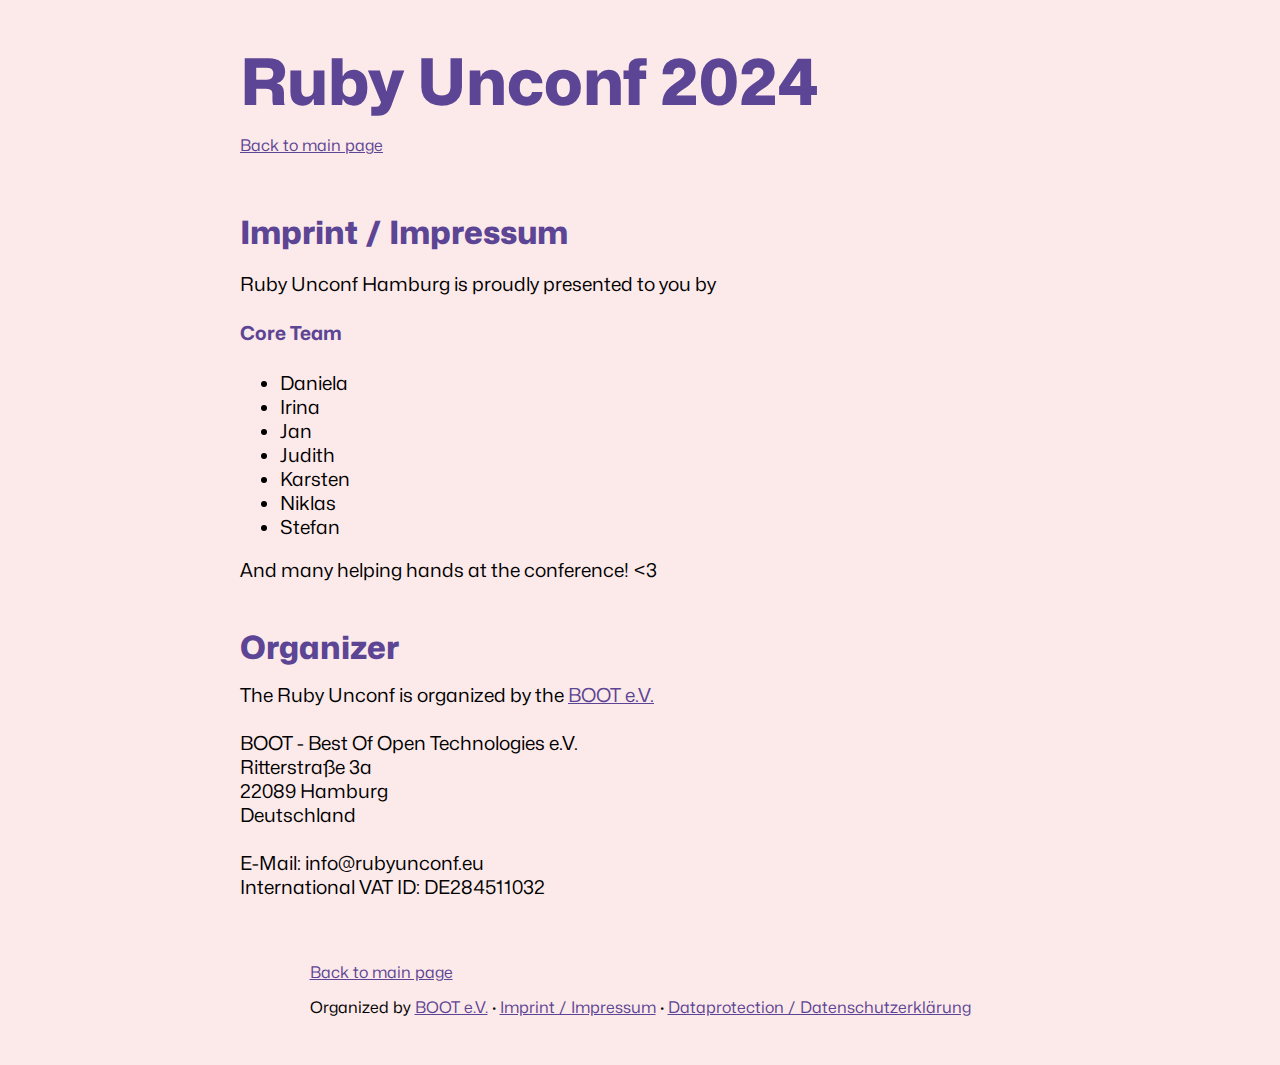
<file: imprint.html>
<html>
  <head>
    <meta charset="utf-8">
    <meta name="viewport" content="width=device-width, initial-scale=1.0">
    <title>Ruby Unconf 2024 · Imprint / Impressum</title>
    <link rel="stylesheet" href="./style.css">
    <link rel="icon" href="./assets/favicon.png" type="image/png">
  </head>

  <body>
    <header>
      <h1>Ruby Unconf 2024</h1>
      <a href="/">Back to main page</a>
    </header>

    <section>
      <h2>Imprint / Impressum</h2>

      <p>
        Ruby Unconf Hamburg is proudly presented to you by
      </p>

      <p>
        <h4>Core Team</h4>

        <ul>
          <li>Daniela</li>
          <li>Irina</li>
          <li>Jan</li>
          <li>Judith</li>
          <li>Karsten</li>
          <li>Niklas</li>
          <li>Stefan</li>
        </ul>

        And many helping hands at the conference! &lt;3
      </p>
    </section>

    <section>
      <h2>Organizer</h2>

      The Ruby Unconf is organized by the <a href="https://www.bootev.org/">BOOT e.V.</a><br />
      <br />
      BOOT - Best Of Open Technologies e.V.<br />
      Ritterstraße 3a<br />
      22089 Hamburg<br />
      Deutschland<br />
      <br />
      E-Mail: info@rubyunconf.eu<br />
      International VAT ID: DE284511032<br />
    </section>

    <footer>
      <p>
        <a href="/">Back to main page</a>
      </p>

      Organized by <a href="https://www.bootev.org/">BOOT e.V.</a>
      ·
      <a href="imprint.html">Imprint / Impressum</a>
      ·
      <a href="dataprotection.html">Dataprotection / Datenschutzerklärung</a>
    </footer>
  </body>
</html>
</file>
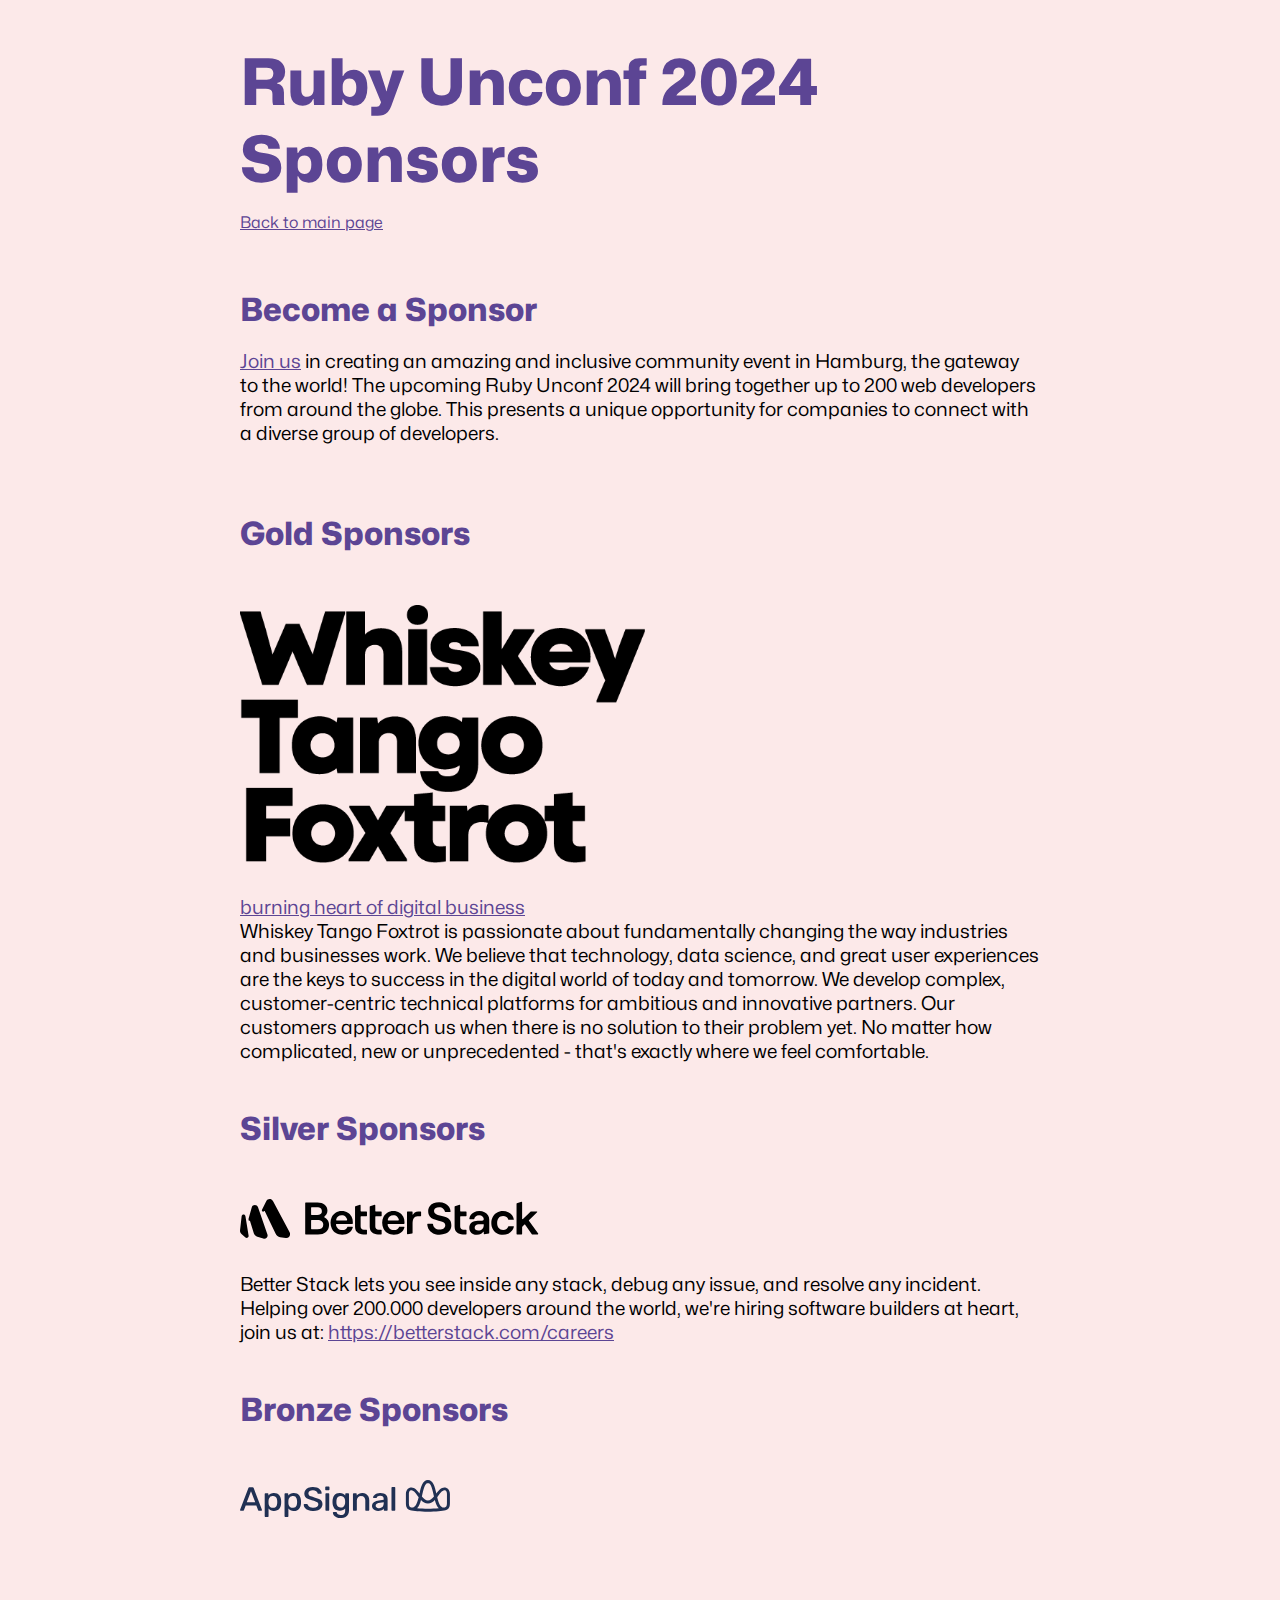
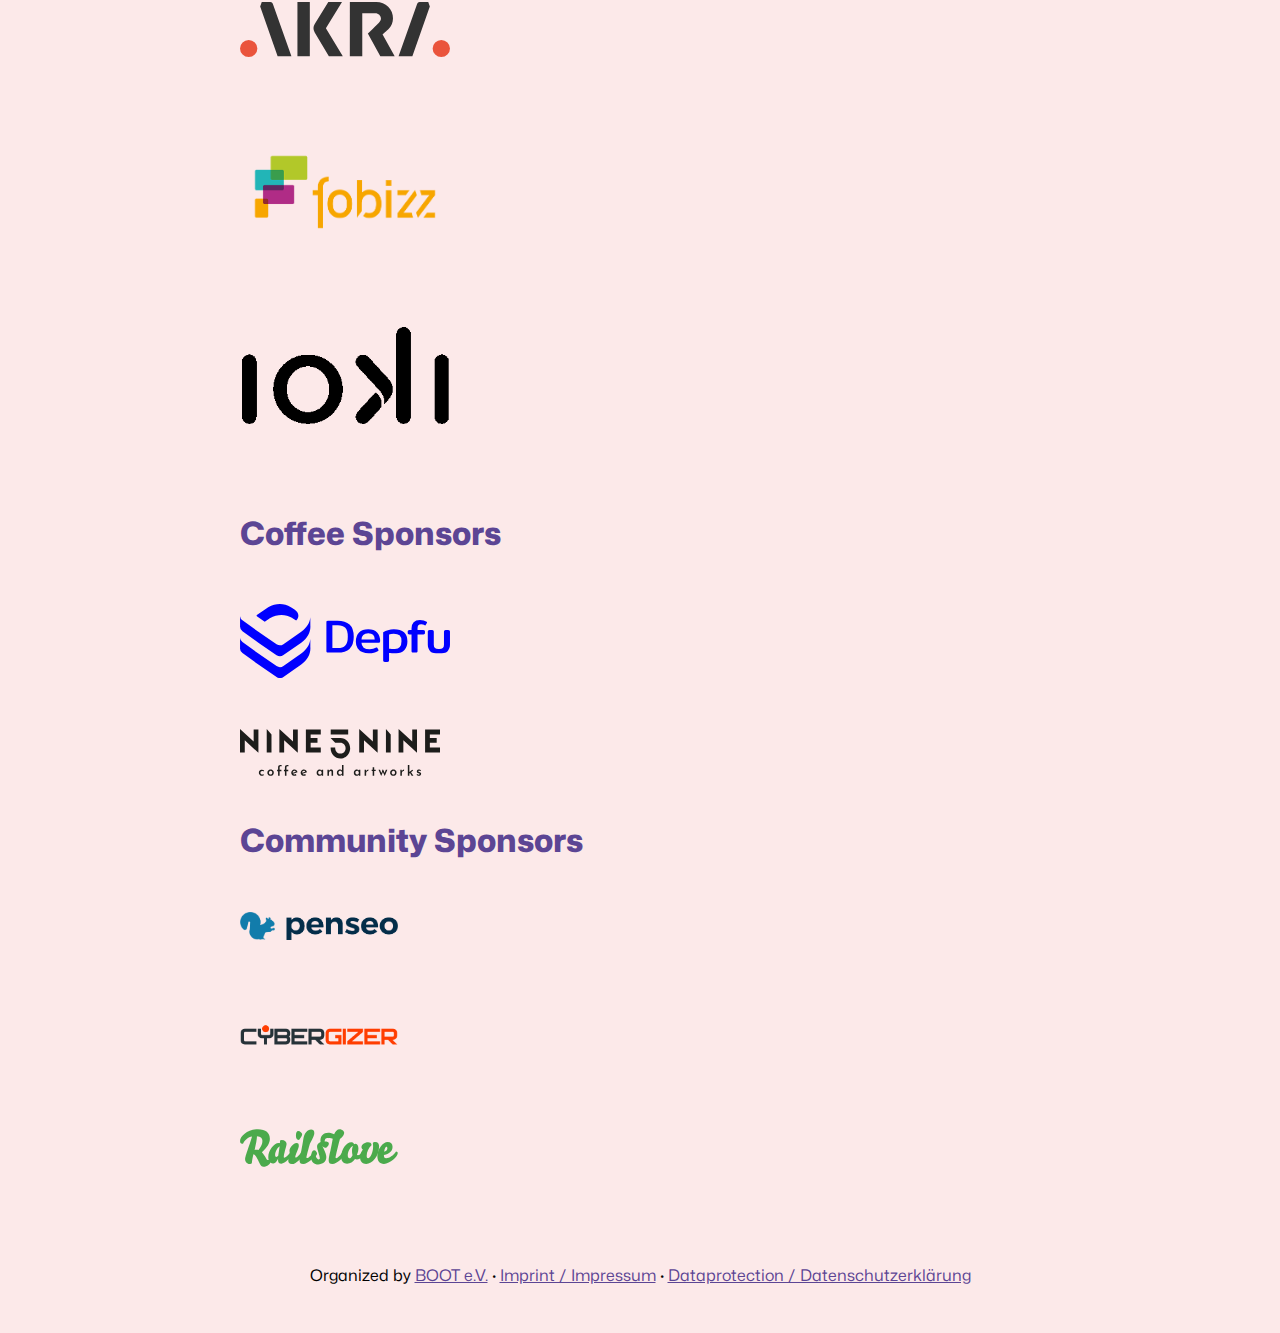
<file: sponsors.html>
<html>
  <head>
    <meta charset="utf-8">
    <meta name="viewport" content="width=device-width, initial-scale=1.0">
    <title>Ruby Unconf 2024 · Sponsors</title>
    <link rel="stylesheet" href="./style.css">
    <link rel="icon" href="./assets/favicon.png" type="image/png">
  </head>

  <body>
    <header>
      <h1>
          Ruby Unconf 2024<br />
          Sponsors
      </h1>
      <a href="/">Back to main page</a>
    </header>

    <section id="sponsoring">
      <h2>Become a Sponsor</h2>

      <div>
        <p>
          <a href="https://drive.google.com/file/d/1l9KVDwe2HM57GTyM8tD6OEsPHlsBV9Ss/view">Join us</a> in creating an amazing and inclusive community event in Hamburg, the gateway to the world! 
          The upcoming Ruby Unconf 2024 will bring together up to 200 web developers from around the globe.
          This presents a unique opportunity for companies to connect with a diverse group of developers.
        </p>
        <br>
      </div>
    </section>

    <section id="sponsor-gold">
      <h2>Gold Sponsors</h2>
      <p>
        <a href="https://www.wtfoxtrot.de" target="_blank" class="sponsor__logo sponsor__logo__gold">
          <img src="./assets/sponsors/whiskey_tango_foxtrot.png" alt="Whiskey Tango Foxtrot company logo">
        </a>
        <br />

        <a href="https://www.wtfoxtrot.de/services/technology">burning heart of digital business</a><br />

        Whiskey Tango Foxtrot is passionate about fundamentally changing the way industries and businesses work.
        We believe that technology, data science, and great user experiences are the keys to success in the digital
        world of today and tomorrow.
        We develop complex, customer-centric technical platforms for ambitious and innovative partners.
        Our customers approach us when there is no solution to their problem yet. No matter how complicated, new or
        unprecedented - that's exactly where we feel comfortable.
      </p>
    </section>

    <section id="sponsor-silver">
      <h2>Silver Sponsors</h2>
      <p>
        <a href="https://betterstack.com" target="_blank" class="sponsor__logo  sponsor__logo__silver">
          <img src="./assets/sponsors/better-stack.svg" alt="betterstack logo">
        </a>
        <br />

        Better Stack lets you see inside any stack, debug any issue, and resolve any incident.
        <br />
        Helping over 200.000 developers around the world, we're hiring software builders at heart, join us at: <a href="https://betterstack.com/careers">https://betterstack.com/careers</a>
      </p>
    </section>

    <section id="sponsor-bronze">
      <h2>Bronze Sponsors</h2>
      <p>
        <a href="https://www.appsignal.com/" target="_blank" class="sponsor__logo  sponsor__logo__bronze">
          <img src="./assets/sponsors/appsignal.svg" alt="appsignal logo">
        </a>
      </p>
      <p>
        <a href="https://akra.de" target="_blank" class="sponsor__logo  sponsor__logo__bronze">
          <img src="./assets/sponsors/AKRA.svg" alt="AKRA logo">
        </a>
      </p>
      <p>
        <a href="https://fobizz.com" target="_blank" class="sponsor__logo  sponsor__logo__bronze">
          <img src="./assets/sponsors/fobizz.webp" alt="fobizz logo">
        </a>
      </p>
      <p>
        <a href="https://ioki.com" target="_blank" class="sponsor__logo sponsor__logo__bronze">
          <img src="./assets/sponsors/ioki.png" alt="ioki logo">
        </a>
      </p>
    </section>

    <section id="sponsor-coffee">
      <h2>Coffee Sponsors</h2>

      <p>
        <a href="https://depfu.com" target="_blank" class="sponsor__logo  sponsor__logo__coffee">
          <img src="./assets/sponsors/depfu.svg" alt="Depfu logo">
        </a>
      </p>
      <p>
        <a href="https://nine5nine.com"><img src="./assets/sponsors/nine5nine.svg" alt="nine5nine logo"></a>
      </p>
    </section>

    <section id="sponsor-community">
      <h2>Community Sponsors</h2>

      <p>
        <a href="https://www.penseo.de" target="_blank" class="sponsor__logo  sponsor__logo__community">
          <img src="./assets/sponsors/penseo.png" alt="Penseo logo">
        </a>
      </p>
      <p>
        <a href="https://cybergizer.com/" target="_blank" class="sponsor__logo  sponsor__logo__community">
          <img src="./assets/sponsors/cybergizer.png" alt="Cybergizer logo">
        </a>
      </p>
      <p>
        <a href="https://railslove.com/" target="_blank" class="sponsor__logo sponsor__logo__community">
          <img src="./assets/sponsors/railslove.svg" alt="Railslove logo">
        </a>
      </p>
    </section>

    <footer>
      Organized by <a href="https://www.bootev.org/">BOOT e.V.</a>
      ·
      <a href="imprint.html">Imprint / Impressum</a>
      ·
      <a href="dataprotection.html">Dataprotection / Datenschutzerklärung</a>
    </footer>
  </body>
</html>
</file>
<file: style.css>
@font-face {
  font-family: 'Mona Sans';
  src:
    url('./assets/MonaSans.woff2') format('woff2 supports variations'),
    url('./assets/MonaSans.woff2') format('woff2-variations');
  font-weight: 200 900;
  font-stretch: 75% 125%;
}
body {
  display: flex;
  flex-direction: column;
  background-color: #fce9e9;
  justify-content: center;
  align-items: center;
  margin: 0;
  font-family: 'Mona Sans';
}
header {
  display: flex;
  flex-direction: column;
  width: 90vw;
  max-width: 800px;
  margin-bottom: 2rem;
}
header img {
  display: inline-block;
  margin: 0 auto;
}
header .logo {
  width: 98%;
  max-width: 800px;
  margin: 3rem 0;
}
header .date {
  display: flex;
  flex-direction: row;
  justify-content: center;
  align-items: center;
  text-align: center;
  font-family: 'Mona Sans';
  font-size: 7rem;
  font-weight: 800;
  line-height: 6rem;
  color: #5c4594;
}
header .city {
  display: flex;
  justify-content: center;
  font-family: 'Mona Sans';
  font-size: 5rem;
  font-weight: 500;
  letter-spacing: 0.1rem;
  color: #5c4594;
}
header .tickets {
  display: flex;
  justify-content: center;
  text-transform: uppercase;
  font-family: 'Mona Sans';
  font-size: 3rem;
  font-weight: 800;
  letter-spacing: 0rem;
  color: #5c4594;
}
header .tickets a {
  display: inline-block;
  margin-top: 20px;
  padding: 20px 40px 25px;

  background-repeat: no-repeat;
  background-image: radial-gradient(circle at top left, transparent 17px, #e85454 17px), radial-gradient(circle at top right, transparent 17px, #e85454 17px), radial-gradient(circle at bottom left, transparent 17px, #e85454 17px), radial-gradient(circle at bottom right, transparent 17px, #e85454 17px);
  box-shadow: 0 38px 14px -35px rgba(0,0,0,0.3);
  background-size: 50% 50%;
  background-position: top left, top right, bottom left, bottom right;
}
header .tickets a:hover {
  margin-top: 19px;
  margin-bottom: 1px;
  box-shadow: 0 38px 14px -35px rgba(0,0,0,0.5);
}

@media screen and (max-width: 500px) {
  header .date {
    font-size: 2rem;
    line-height: 2rem;
  }
  header .city {
    font-size: 1.5rem;
  }
}

h1 {
  font-size: 4rem;
  font-weight: 800;
  color: #5c4594;
  margin-bottom: 1rem;
}
h2 {
  font-size: 2rem;
  font-weight: 800;
  color: #5c4594;
  margin-bottom: 1rem;
}
h4 {
  color: #5c4594;
}

a {
  color: #5c4594;
}

blockquote {
  margin-left: 1rem;
  padding: 0.5rem 0 0.5rem 1rem;
  border-left: 4px solid #5c4594;
}

section {
  margin: 0 3rem;
  width: 90vw;
  max-width: 800px;
  font-size: 1.2rem;
}

.sponsor__list {
  display: inline-flex;
  margin: 0;
  padding: 0;
  list-style: none;
}
.index-sponsors .sponsor__list {
  display: grid;
  grid-template-columns: repeat(2, 50%);
}
.sponsor__list li {
  align-self: center;
  margin-right: 5%;
}

@media screen and (max-width: 801px) {
  .index-sponsors .sponsor__list {
    display: grid;
    grid-template-columns: repeat(1, 100%);
  }
}
.sponsor__logo {
  display: inline-block;
  margin: 2rem 0;
}

.sponsor__logo__gold img {
  width: 450px;
  max-width: 90%;
}

.sponsor__logo__silver img {
  width: 375px;
  max-width: 80%;
}

.sponsor__logo__bronze img {
  width: 300px;
  max-width: 70%;
}

.sponsor__logo__coffee img {
  width: 300px;
  max-width: 70%;
}

.sponsor__logo__community img {
  width: 264px;
  max-width: 60%;
}

ul.social-links {
  padding: 0;
}
ul.social-links li {
  list-style: none;
}
ul.social-links li .link-icon {
  height: 1rem;
  margin-right: 0.6rem;
}

footer {
  margin: 3rem 0;
}
</file>
